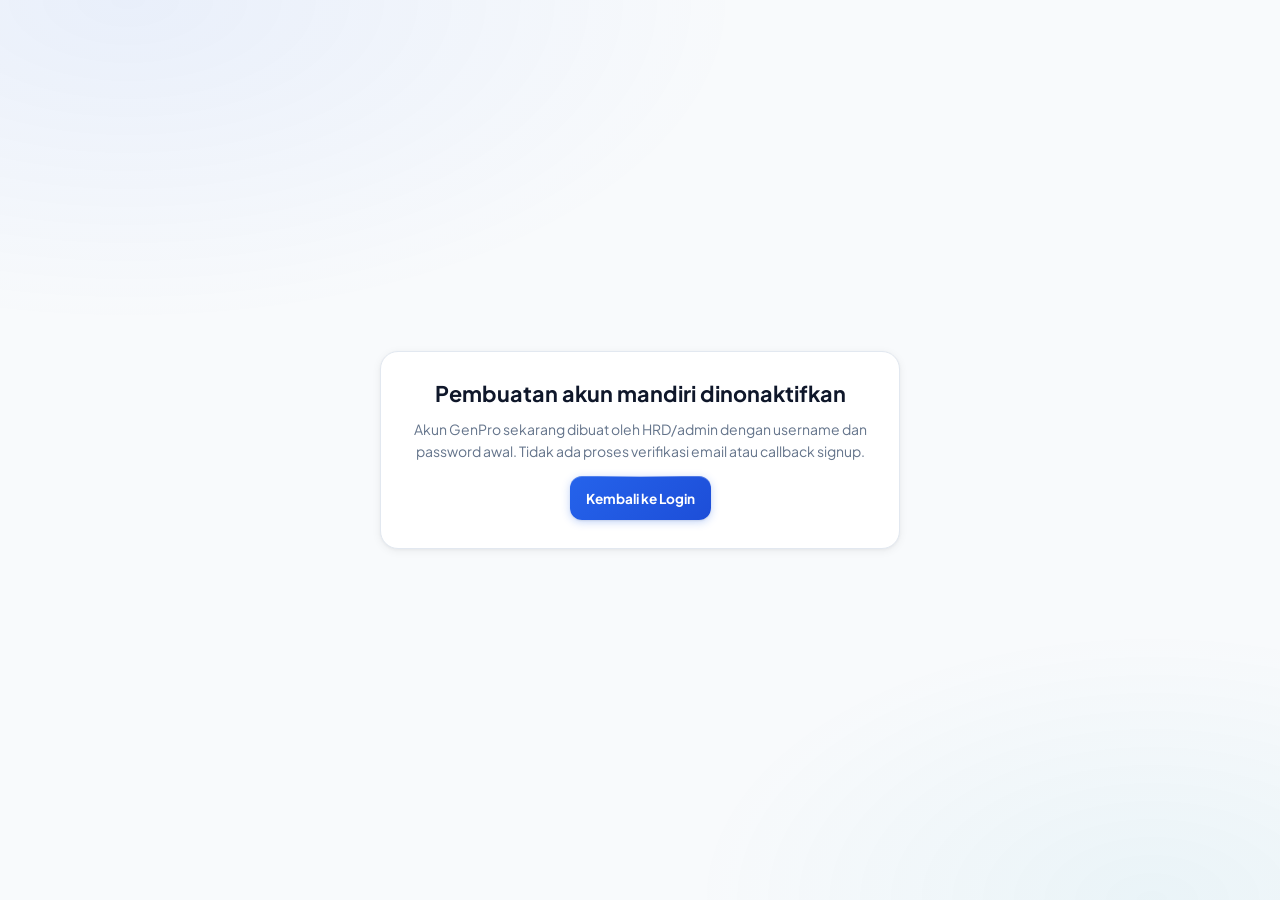
<file: callback.html>
<!DOCTYPE html>
<html lang="id">
<head>
  <meta charset="UTF-8" />
  <meta name="viewport" content="width=device-width, initial-scale=1.0" />
  <title>Callback Dinonaktifkan — GenPro</title>
  <link rel="stylesheet" href="style.css" />
</head>
<body style="min-height:100vh;display:flex;align-items:center;justify-content:center;background:var(--gray-50);font-family:'Plus Jakarta Sans',Arial,sans-serif;">
  <main style="max-width:520px;background:var(--white);border:1px solid var(--border);border-radius:18px;padding:28px;box-shadow:var(--shadow-card);text-align:center;">
    <h1 style="margin:0 0 10px;font-size:1.35rem;">Pembuatan akun mandiri dinonaktifkan</h1>
    <p style="color:var(--text-muted);line-height:1.6;">Akun GenPro sekarang dibuat oleh HRD/admin dengan username dan password awal. Tidak ada proses verifikasi email atau callback signup.</p>
    <a href="index.html" class="btn-primary" style="display:inline-flex;margin-top:14px;text-decoration:none;">Kembali ke Login</a>
  </main>
</body>
</html>
</file>
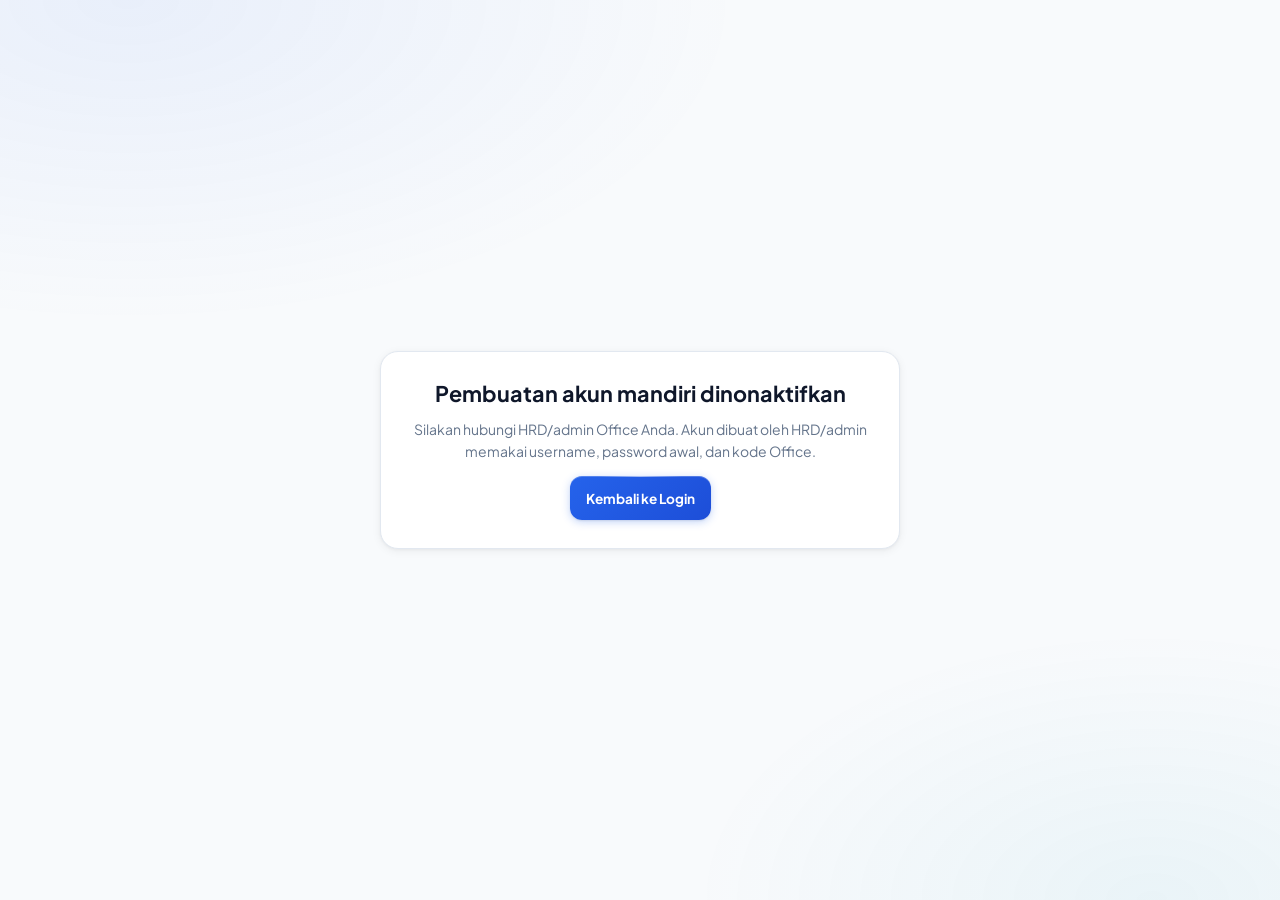
<file: register.html>
<!DOCTYPE html>
<html lang="id">
<head>
  <meta charset="UTF-8" />
  <meta name="viewport" content="width=device-width, initial-scale=1.0" />
  <title>Pembuatan Akun Mandiri Dinonaktifkan — GenPro</title>
  <link rel="stylesheet" href="style.css" />
</head>
<body class="register-body">
  <main class="register-card">
    <h1>Pembuatan akun mandiri dinonaktifkan</h1>
    <p>Silakan hubungi HRD/admin Office Anda. Akun dibuat oleh HRD/admin memakai username, password awal, dan kode Office.</p>
    <a href="index.html" class="btn-primary">Kembali ke Login</a>
  </main>
</body>
</html>
</file>
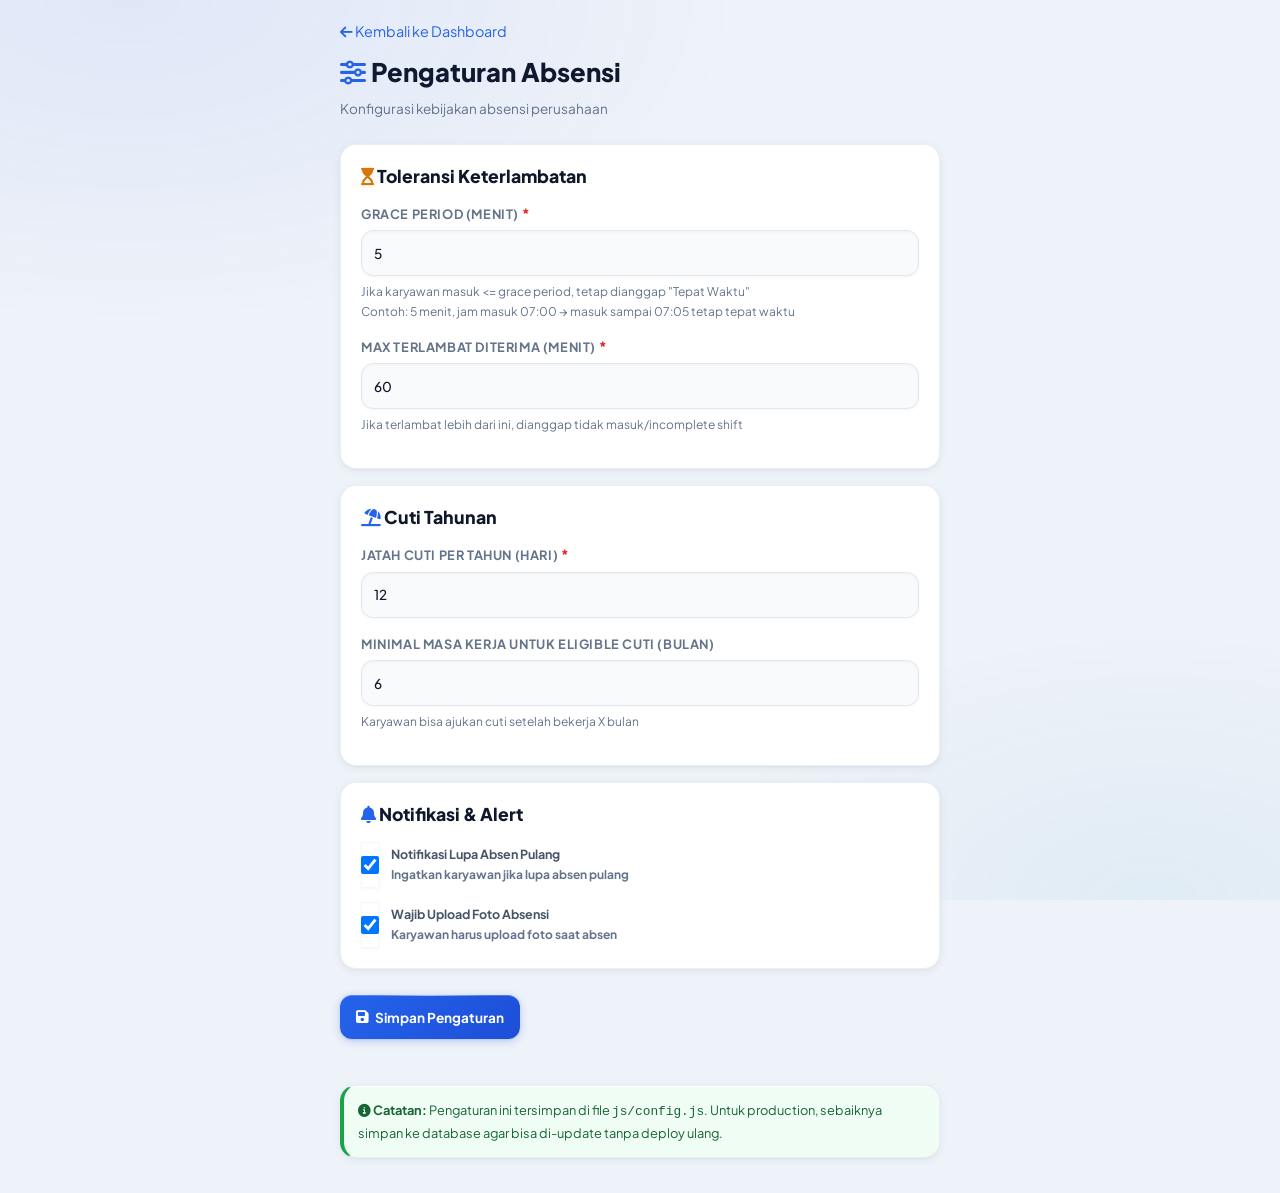
<file: settings-attendance.html>
<!DOCTYPE html>
<html lang="id">
<head>
  <meta charset="UTF-8"/>
  <meta name="viewport" content="width=device-width, initial-scale=1.0"/>
  <title>Pengaturan Absensi — GenPro</title>
  <link href="https://cdnjs.cloudflare.com/ajax/libs/font-awesome/6.5.0/css/all.min.css" rel="stylesheet"/>
  <link href="https://fonts.googleapis.com/css2?family=Plus+Jakarta+Sans:wght@400;500;600;700;800;900&display=swap" rel="stylesheet"/>
  <link rel="stylesheet" href="style.css"/>
</head>
<body class="ui-page-shell">

<div class="ui-page-inner">

  <!-- HEADER -->
  <div class="ui-page-header">
    <a href="index.html" class="ui-back-link">
      <i class="fa fa-arrow-left"></i> Kembali ke Dashboard
    </a>
    <h1 class="ui-page-title">
      <i class="fa fa-sliders-h text-primary"></i> Pengaturan Absensi
    </h1>
    <p class="ui-page-subtitle">
      Konfigurasi kebijakan absensi perusahaan
    </p>
  </div>

  <!-- GRACE PERIOD CARD -->
  <div class="card ui-card">
    <h3 class="ui-card-title">
      <i class="fa fa-hourglass-start text-warning"></i> Toleransi Keterlambatan
    </h3>

    <div class="field">
      <label>Grace Period (menit) <span class="req">*</span></label>
      <input type="number" id="inputGracePeriod" placeholder="5" min="0" max="60" value="5">
      <div class="ui-muted-help">
        Jika karyawan masuk <= grace period, tetap dianggap "Tepat Waktu"<br>
        Contoh: 5 menit, jam masuk 07:00 → masuk sampai 07:05 tetap tepat waktu
      </div>
    </div>

    <div class="field ui-field-gap">
      <label>Max Terlambat Diterima (menit) <span class="req">*</span></label>
      <input type="number" id="inputMaxLate" placeholder="60" min="0" max="180" value="60">
      <div class="ui-muted-help">
        Jika terlambat lebih dari ini, dianggap tidak masuk/incomplete shift
      </div>
    </div>
  </div>

  <!-- ANNUAL LEAVE CARD -->
  <div class="card ui-card">
    <h3 class="ui-card-title">
      <i class="fa fa-umbrella-beach text-primary"></i> Cuti Tahunan
    </h3>

    <div class="field">
      <label>Jatah Cuti per Tahun (hari) <span class="req">*</span></label>
      <input type="number" id="inputAnnualLeave" placeholder="12" min="0" max="30" value="12">
    </div>

    <div class="field ui-field-gap">
      <label>Minimal Masa Kerja untuk Eligible Cuti (bulan)</label>
      <input type="number" id="inputMinTenure" placeholder="6" min="0" max="24" value="6">
      <div class="ui-muted-help">
        Karyawan bisa ajukan cuti setelah bekerja X bulan
      </div>
    </div>
  </div>

  <!-- NOTIFICATIONS CARD -->
  <div class="card ui-card">
    <h3 class="ui-card-title">
      <i class="fa fa-bell text-primary"></i> Notifikasi & Alert
    </h3>

    <div class="ui-toggle-row">
      <input type="checkbox" id="chkNotifyPulang" checked class="ui-toggle-check">
      <label for="chkNotifyPulang" class="ui-toggle-label">
        <span class="ui-label-title">Notifikasi Lupa Absen Pulang</span><br>
        <span class="ui-muted-help">Ingatkan karyawan jika lupa absen pulang</span>
      </label>
    </div>

    <div class="ui-toggle-row">
      <input type="checkbox" id="chkRequirePhoto" checked class="ui-toggle-check">
      <label for="chkRequirePhoto" class="ui-toggle-label">
        <span class="ui-label-title">Wajib Upload Foto Absensi</span><br>
        <span class="ui-muted-help">Karyawan harus upload foto saat absen</span>
      </label>
    </div>
  </div>

  <!-- SAVE BUTTON -->
  <button id="btnSimpanSettings" class="btn-primary w-100">
    <i class="fa fa-save"></i> Simpan Pengaturan
  </button>
  <p id="msgStatus" class="ui-status-text"></p>

  <!-- INFO -->
  <div class="card ui-info-card">
    <div class="ui-info-card-content">
      <i class="fa fa-info-circle"></i>
      <strong>Catatan:</strong> Pengaturan ini tersimpan di file <code>js/config.js</code>. 
      Untuk production, sebaiknya simpan ke database agar bisa di-update tanpa deploy ulang.
    </div>
  </div>

</div>

<!-- SCRIPTS -->
<script type="module">
  // Load settings (sekarang hardcoded, nanti dari database)
  document.getElementById('inputGracePeriod').value = 5
  document.getElementById('inputMaxLate').value = 60
  document.getElementById('inputAnnualLeave').value = 12
  document.getElementById('inputMinTenure').value = 6

  document.getElementById('btnSimpanSettings').addEventListener('click', saveSettings)

  function saveSettings() {
    const gracePeriod = parseInt(document.getElementById('inputGracePeriod').value)
    const maxLate = parseInt(document.getElementById('inputMaxLate').value)
    const annualLeave = parseInt(document.getElementById('inputAnnualLeave').value)
    const minTenure = parseInt(document.getElementById('inputMinTenure').value)
    const notifyPulang = document.getElementById('chkNotifyPulang').checked
    const requirePhoto = document.getElementById('chkRequirePhoto').checked

    const msgEl = document.getElementById('msgStatus')
    const btn = document.getElementById('btnSimpanSettings')

    // Validasi
    if (gracePeriod < 0 || gracePeriod > 60) {
      msgEl.className = 'field-msg error'
      msgEl.textContent = '⚠ Grace period harus 0-60 menit'
      return
    }
    if (maxLate < gracePeriod) {
      msgEl.className = 'field-msg error'
      msgEl.textContent = '⚠ Max terlambat harus >= grace period'
      return
    }

    btn.disabled = true
    btn.innerHTML = '<i class="fa fa-spinner fa-spin"></i> Menyimpan...'

    // TODO: Send ke backend/database
    // Sekarang hanya simulasi
    setTimeout(() => {
      msgEl.className = 'field-msg ok'
      msgEl.textContent = '✅ Pengaturan berhasil disimpan'

      btn.disabled = false
      btn.innerHTML = '<i class="fa fa-save"></i> Simpan Pengaturan'

      console.log('Settings:', {
        gracePeriod,
        maxLate,
        annualLeave,
        minTenure,
        notifyPulang,
        requirePhoto,
      })
    }, 1000)
  }
</script>

</body>
</html>
</file>
<file: style.css>
/* ============================================================
   GENPRO APP — style.css
   Modern Glassmorphism · 3D Depth · High Contrast · Responsive
   ============================================================ */

/* ===== GOOGLE FONTS ===== */
@import url('https://fonts.googleapis.com/css2?family=Plus+Jakarta+Sans:wght@400;500;600;700;800;900&family=Space+Grotesk:wght@400;500;600;700&display=swap');

/* ===== CSS RESET ===== */
*, *::before, *::after {
  box-sizing: border-box;
  margin: 0;
  padding: 0;
}

/* ===== CSS VARIABLES ===== */
:root {
  /* Brand Colors */
  --primary:        #2563eb;
  --primary-dark:   #1d4ed8;
  --primary-deeper: #1e3a8a;
  --primary-light:  #eff6ff;
  --primary-mid:    #bfdbfe;
  --primary-glow:   rgba(37,99,235,.22);

  /* Semantic Colors */
  --success:        #16a34a;
  --success-light:  #f0fdf4;
  --success-mid:    #86efac;
  --success-glow:   rgba(22,163,74,.22);

  --danger:         #dc2626;
  --danger-light:   #fef2f2;
  --danger-mid:     #fca5a5;
  --danger-glow:    rgba(220,38,38,.22);

  --warning:        #d97706;
  --warning-dark:   #92400e;
  --warning-light:  #fffbeb;
  --warning-mid:    #fcd34d;
  --warning-glow:   rgba(217,119,6,.22);

  /* Neutrals */
  --gray-50:   #f8fafc;
  --gray-100:  #f1f5f9;
  --gray-200:  #e2e8f0;
  --gray-300:  #cbd5e1;
  --gray-400:  #94a3b8;
  --gray-500:  #64748b;
  --gray-600:  #475569;
  --gray-700:  #334155;
  --gray-800:  #1e293b;
  --gray-900:  #0f172a;

  --white: #ffffff;
  --text:  #0f172a;
  --text-muted: #64748b;
  --border: #e2e8f0;
  --border-focus: rgba(37,99,235,.4);

  /* Layout */
  --sidebar-w:    260px;
  --topbar-h:     58px;
  --bottom-nav-h: 64px;

  /* Border Radius */
  --r-xs:  4px;
  --r-sm:  8px;
  --r-md:  12px;
  --r-lg:  16px;
  --r-xl:  20px;
  --r-2xl: 28px;
  --r-full: 999px;

  /* Shadows — 3D Layered */
  --shadow-xs:    0 1px 2px rgba(0,0,0,.05);
  --shadow-sm:    0 1px 4px rgba(0,0,0,.07), 0 1px 2px rgba(0,0,0,.04);
  --shadow-md:    0 4px 14px rgba(0,0,0,.09), 0 2px 4px rgba(0,0,0,.05);
  --shadow-lg:    0 10px 32px rgba(0,0,0,.11), 0 4px 10px rgba(0,0,0,.06);
  --shadow-xl:    0 20px 48px rgba(0,0,0,.13), 0 8px 16px rgba(0,0,0,.07);
  --shadow-card:  0 2px 10px rgba(0,0,0,.06), 0 1px 3px rgba(0,0,0,.04),
                  inset 0 1px 0 rgba(255,255,255,.95);
  --shadow-btn:   0 2px 8px rgba(37,99,235,.28), 0 1px 2px rgba(0,0,0,.09),
                  inset 0 1px 0 rgba(255,255,255,.22);
  --shadow-hover: 0 8px 28px rgba(0,0,0,.11), 0 3px 8px rgba(0,0,0,.06),
                  inset 0 1px 0 rgba(255,255,255,.95);

  /* 3D Inset Highlight */
  --inset-light: inset 0 1px 0 rgba(255,255,255,.22);
  --inset-white: inset 0 1px 0 rgba(255,255,255,.9);
}

/* ===== BASE ===== */
html { -webkit-text-size-adjust: 100%; scroll-behavior: smooth; }

body {
  font-family: 'Plus Jakarta Sans', 'Segoe UI', system-ui, sans-serif;
  font-size: 14px;
  line-height: 1.6;
  color: var(--text);
  background: #eef2f9;
  overflow-x: hidden;
  -webkit-font-smoothing: antialiased;
  -moz-osx-font-smoothing: grayscale;
}

/* Background pattern */
body::before {
  content: '';
  position: fixed;
  inset: 0;
  background:
    radial-gradient(ellipse 80% 60% at 10% 0%, rgba(37,99,235,.07) 0%, transparent 60%),
    radial-gradient(ellipse 60% 50% at 90% 100%, rgba(8,145,178,.06) 0%, transparent 60%);
  pointer-events: none;
  z-index: 0;
}

a { color: var(--primary); text-decoration: none; }

::-webkit-scrollbar { width: 5px; height: 5px; }
::-webkit-scrollbar-track { background: var(--gray-100); }
::-webkit-scrollbar-thumb { background: var(--gray-300); border-radius: var(--r-full); }
::-webkit-scrollbar-thumb:hover { background: var(--gray-400); }

/* =============================================
   LOGIN PAGE
   ============================================= */
#loginPage {
  min-height: 100vh;
  display: flex;
  align-items: center;
  justify-content: center;
  background:
    radial-gradient(ellipse 100% 80% at 20% -10%, #1e40af 0%, transparent 55%),
    radial-gradient(ellipse 80% 70% at 80% 110%, #0891b2 0%, transparent 55%),
    linear-gradient(160deg, #0f172a 0%, #1e3a8a 50%, #0c4a6e 100%);
  padding: 24px;
  position: relative;
  overflow: hidden;
}

/* Animated mesh circles */
#loginPage::before,
#loginPage::after {
  content: '';
  position: absolute;
  border-radius: 50%;
  pointer-events: none;
  animation: floatBubble 12s ease-in-out infinite;
}
#loginPage::before {
  width: 700px; height: 700px;
  top: -280px; right: -180px;
  background: radial-gradient(circle, rgba(96,165,250,.12) 0%, transparent 70%);
  animation-delay: 0s;
}
#loginPage::after {
  width: 500px; height: 500px;
  bottom: -200px; left: -120px;
  background: radial-gradient(circle, rgba(34,211,238,.10) 0%, transparent 70%);
  animation-delay: -6s;
}

@keyframes floatBubble {
  0%, 100% { transform: translate(0, 0) scale(1); }
  33%       { transform: translate(12px, -20px) scale(1.03); }
  66%       { transform: translate(-8px, 10px) scale(0.97); }
}

.login-box {
  background: rgba(255,255,255,.97);
  backdrop-filter: blur(24px);
  -webkit-backdrop-filter: blur(24px);
  border-radius: var(--r-2xl);
  padding: 44px 36px;
  width: 100%;
  max-width: 420px;
  box-shadow:
    0 32px 80px rgba(0,0,0,.28),
    0 12px 32px rgba(0,0,0,.16),
    inset 0 1px 0 rgba(255,255,255,1),
    inset 0 -1px 0 rgba(0,0,0,.04);
  position: relative;
  z-index: 1;
  border: 1px solid rgba(255,255,255,.6);
}

/* Glass rim effect */
.login-box::before {
  content: '';
  position: absolute;
  top: 0; left: 16px; right: 16px;
  height: 1px;
  background: linear-gradient(90deg, transparent, rgba(255,255,255,.95), transparent);
  border-radius: var(--r-full);
}

.login-logo {
  text-align: center;
  margin-bottom: 36px;
}

.login-icon {
  font-size: 3.2rem;
  display: block;
  margin-bottom: 12px;
  filter: drop-shadow(0 4px 12px rgba(37,99,235,.3));
}

.login-logo h1 {
  font-family: 'Space Grotesk', sans-serif;
  font-size: 1.85rem;
  font-weight: 900;
  color: var(--primary);
  letter-spacing: 4px;
  background: linear-gradient(135deg, var(--primary-dark), #0891b2);
  -webkit-background-clip: text;
  -webkit-text-fill-color: transparent;
  background-clip: text;
}

.login-logo p {
  font-size: .78rem;
  color: var(--text-muted);
  margin-top: 5px;
  font-weight: 500;
  letter-spacing: .4px;
}

.login-field { margin-bottom: 16px; }

.login-field label {
  display: block;
  font-size: .7rem;
  font-weight: 800;
  color: var(--gray-600);
  text-transform: uppercase;
  letter-spacing: .7px;
  margin-bottom: 7px;
}

.login-field input {
  width: 100%;
  padding: 13px 15px;
  border: 1.5px solid var(--border);
  border-radius: var(--r-md);
  font-size: .92rem;
  color: var(--text);
  background: var(--gray-50);
  outline: none;
  font-family: inherit;
  font-weight: 500;
  transition: border-color .2s, box-shadow .2s, background .2s;
  box-shadow: var(--shadow-xs), inset 0 1px 3px rgba(0,0,0,.04);
}

.login-field input:focus {
  border-color: var(--primary);
  background: var(--white);
  box-shadow: 0 0 0 4px var(--primary-glow), var(--shadow-xs);
}

.login-field input::placeholder { color: var(--gray-400); }

.btn-login {
  width: 100%;
  padding: 14px;
  background: linear-gradient(180deg, #4f8ef7 0%, var(--primary) 40%, var(--primary-dark) 100%);
  color: var(--white);
  border: none;
  border-radius: var(--r-md);
  font-size: .95rem;
  font-weight: 800;
  font-family: inherit;
  cursor: pointer;
  margin-top: 12px;
  display: flex;
  align-items: center;
  justify-content: center;
  gap: 9px;
  letter-spacing: .4px;
  transition: transform .15s, box-shadow .22s;
  box-shadow: var(--shadow-btn), 0 6px 18px var(--primary-glow);
  position: relative;
  overflow: hidden;
}
.btn-login::before {
  content: '';
  position: absolute;
  top: 0; left: 20%; right: 20%;
  height: 1px;
  background: linear-gradient(90deg, transparent, rgba(255,255,255,.6), transparent);
}
.btn-login:hover {
  transform: translateY(-2px);
  box-shadow: 0 6px 20px rgba(37,99,235,.38), 0 10px 28px var(--primary-glow), var(--inset-light);
}
.btn-login:active { transform: scale(.98) translateY(0); }

#btnSignup {
  background: linear-gradient(180deg, #34d399 0%, #16a34a 50%, #15803d 100%) !important;
  box-shadow: 0 4px 14px var(--success-glow), 0 2px 6px rgba(0,0,0,.1), var(--inset-light) !important;
  margin-top: 10px !important;
}
#btnSignup:hover {
  transform: translateY(-2px) !important;
  box-shadow: 0 8px 24px rgba(22,163,74,.38), var(--inset-light) !important;
}

/* =============================================
   APP SHELL
   ============================================= */
#appPage { display: none; min-height: 100vh; position: relative; z-index: 1; }

/* ===== TOPBAR ===== */
.topbar {
  position: fixed;
  top: 0; left: 0; right: 0;
  height: var(--topbar-h);
  background: linear-gradient(180deg, #3472f5 0%, var(--primary) 50%, var(--primary-dark) 100%);
  color: var(--white);
  display: flex;
  align-items: center;
  justify-content: space-between;
  padding: 0 18px;
  z-index: 100;
  box-shadow:
    0 2px 10px rgba(29,78,216,.35),
    0 4px 20px rgba(29,78,216,.18),
    inset 0 1px 0 rgba(255,255,255,.15),
    inset 0 -1px 0 rgba(0,0,0,.12);
}

.topbar-left  { display: flex; align-items: center; gap: 12px; }
.topbar-right { display: flex; align-items: center; gap: 8px; min-width: 0; }

.topbar-title {
  font-family: 'Space Grotesk', sans-serif;
  font-size: 1.02rem;
  font-weight: 900;
  letter-spacing: .6px;
  color: var(--white);
  text-shadow: 0 1px 4px rgba(0,0,0,.2);
}

.topbar-user-name {
  max-width: min(240px, 42vw);
  min-width: 0;
  overflow: hidden;
  text-overflow: ellipsis;
  white-space: nowrap;
  background: transparent;
  border: none;
  color: rgba(255,255,255,.96);
  font: inherit;
  font-size: .86rem;
  font-weight: 800;
  cursor: pointer;
  padding: 6px 4px;
  line-height: 1.2;
}
.topbar-user-name:hover { text-decoration: underline; text-underline-offset: 3px; }

.topbar-office-context {
  max-width: min(260px, 34vw);
  overflow: hidden;
  text-overflow: ellipsis;
  white-space: nowrap;
  align-items: center;
  gap: 6px;
  border: 1px solid rgba(255,255,255,.22);
  border-radius: 999px;
  background: rgba(255,255,255,.12);
  color: rgba(255,255,255,.96);
  font: inherit;
  font-size: .76rem;
  font-weight: 800;
  padding: 6px 10px;
  cursor: pointer;
}


.btn-menu,
.btn-logout-top {
  background: rgba(255,255,255,.14);
  border: 1px solid rgba(255,255,255,.22);
  color: var(--white);
  width: 38px; height: 38px;
  border-radius: var(--r-sm);
  cursor: pointer;
  display: flex;
  align-items: center;
  justify-content: center;
  font-size: 1rem;
  transition: background .2s, transform .15s;
  box-shadow: 0 1px 4px rgba(0,0,0,.18), inset 0 1px 0 rgba(255,255,255,.18);
}
.btn-menu:hover,
.btn-logout-top:hover {
  background: rgba(255,255,255,.28);
  transform: translateY(-1px);
}

/* ===== OVERLAY ===== */
#overlay {
  display: none;
  position: fixed; inset: 0;
  background: rgba(15,23,42,.5);
  z-index: 150;
  backdrop-filter: blur(3px);
  -webkit-backdrop-filter: blur(3px);
}
#overlay.active { display: block; }

/* ===== SIDEBAR ===== */
#sidebar {
  position: fixed;
  top: 0; left: -300px;
  width: var(--sidebar-w);
  height: 100vh;
  background: var(--white);
  z-index: 200;
  overflow-y: auto;
  transition: left .3s cubic-bezier(.4,0,.2,1);
  box-shadow: 6px 0 40px rgba(0,0,0,.14), 1px 0 0 var(--border);
  display: flex;
  flex-direction: column;
}
#sidebar.open { left: 0; }

.sidebar-header {
  background: linear-gradient(160deg, #0f172a 0%, var(--primary-deeper) 50%, #0e7490 100%);
  color: var(--white);
  padding: calc(var(--topbar-h) + 16px) 18px 20px;
  flex-shrink: 0;
  position: relative;
  overflow: hidden;
  box-shadow: inset 0 -1px 0 rgba(255,255,255,.08);
}
.sidebar-header::after {
  content: '';
  position: absolute;
  width: 200px; height: 200px;
  top: -80px; right: -60px;
  background: radial-gradient(circle, rgba(255,255,255,.06) 0%, transparent 70%);
  border-radius: 50%;
  pointer-events: none;
}

.sidebar-header .sb-name {
  font-size: 1rem;
  font-weight: 800;
  color: #ffffff;
  letter-spacing: .3px;
}
.sidebar-header .sb-office {
  font-size: .68rem;
  color: rgba(255,255,255,.65);
  margin-top: 4px;
  letter-spacing: .2px;
  font-weight: 600;
}

.sidebar-nav {
  flex: 1;
  padding: 10px 10px 28px;
  overflow-y: auto;
}

.sidebar-nav .nav-section {
  font-size: .63rem;
  font-weight: 900;
  text-transform: uppercase;
  letter-spacing: 1.4px;
  color: var(--gray-400);
  padding: 18px 10px 6px;
}

.sidebar-nav a {
  display: flex;
  align-items: center;
  gap: 12px;
  padding: 10px 13px;
  color: var(--gray-600);
  border-radius: var(--r-md);
  font-size: .86rem;
  font-weight: 600;
  text-decoration: none;
  transition: all .18s cubic-bezier(.4,0,.2,1);
  border: 1px solid transparent;
  margin-bottom: 2px;
  position: relative;
}

.sidebar-nav a i {
  width: 20px;
  font-size: .92rem;
  color: var(--gray-400);
  flex-shrink: 0;
  transition: color .18s;
  text-align: center;
}

.sidebar-nav a:hover {
  background: var(--primary-light);
  color: var(--primary-dark);
  border-color: var(--primary-mid);
  transform: translateX(3px);
}
.sidebar-nav a:hover i { color: var(--primary); }

.sidebar-nav a.active {
  background: linear-gradient(135deg, var(--primary-light), #dbeafe);
  color: var(--primary-dark);
  border-color: var(--primary-mid);
  font-weight: 800;
  box-shadow: var(--shadow-sm), inset 0 1px 0 rgba(255,255,255,.9);
}
.sidebar-nav a.active i { color: var(--primary); }
.sidebar-nav a.active::before {
  content: '';
  position: absolute;
  left: 0; top: 20%; bottom: 20%;
  width: 3px;
  background: var(--primary);
  border-radius: 0 var(--r-full) var(--r-full) 0;
  box-shadow: 0 0 8px var(--primary-glow);
}

/* ===== CONTENT ===== */
#content {
  margin-top: var(--topbar-h);
  padding: 20px 16px;
  padding-bottom: calc(var(--bottom-nav-h) + 20px);
  min-height: calc(100vh - var(--topbar-h));
  position: relative;
  z-index: 1;
}

/* ===== BOTTOM NAV ===== */
#bottomNav {
  position: fixed;
  bottom: 0; left: 0; right: 0;
  height: var(--bottom-nav-h);
  background: rgba(255,255,255,.96);
  backdrop-filter: blur(20px);
  -webkit-backdrop-filter: blur(20px);
  border-top: 1px solid rgba(226,232,240,.8);
  display: flex;
  z-index: 100;
  box-shadow: 0 -6px 24px rgba(0,0,0,.08), 0 -1px 0 var(--border);
}

.bottom-nav-item {
  flex: 1;
  display: flex;
  flex-direction: column;
  align-items: center;
  justify-content: center;
  gap: 3px;
  cursor: pointer;
  color: var(--gray-400);
  font-size: .58rem;
  font-weight: 800;
  text-transform: uppercase;
  letter-spacing: .6px;
  border: none;
  background: none;
  transition: color .2s, transform .15s;
  padding: 8px 0;
  font-family: inherit;
}
.bottom-nav-item i { font-size: 1.22rem; transition: transform .2s; }
.bottom-nav-item.active { color: var(--primary); }
.bottom-nav-item.active i {
  transform: translateY(-2px);
  filter: drop-shadow(0 2px 6px var(--primary-glow));
}
.bottom-nav-item:hover:not(.active) { color: var(--gray-600); }

/* =============================================
   CARD — base component
   ============================================= */
.card {
  background: var(--white);
  border-radius: var(--r-lg);
  padding: 20px;
  margin-bottom: 16px;
  box-shadow: var(--shadow-card);
  border: 1px solid rgba(226,232,240,.8);
  transition: transform .22s cubic-bezier(.4,0,.2,1), box-shadow .22s;
  position: relative;
  overflow: hidden;
}

/* Top glass rim */
.card::before {
  content: '';
  position: absolute;
  top: 0; left: 14px; right: 14px;
  height: 1px;
  background: linear-gradient(90deg, transparent, rgba(255,255,255,1), transparent);
  pointer-events: none;
  z-index: 1;
}

.card:hover {
  transform: translateY(-2px);
  box-shadow: var(--shadow-hover);
}

.card-title {
  font-size: .82rem;
  font-weight: 900;
  color: var(--text);
  margin-bottom: 16px;
  display: flex;
  align-items: center;
  gap: 9px;
  text-transform: uppercase;
  letter-spacing: .6px;
}
.card-title i {
  color: var(--primary);
  font-size: .95rem;
  width: 30px; height: 30px;
  background: var(--primary-light);
  border-radius: var(--r-sm);
  display: flex; align-items: center; justify-content: center;
  flex-shrink: 0;
  box-shadow: 0 2px 8px var(--primary-glow);
}

/* =============================================
   DASHBOARD STATS
   ============================================= */
.stats-grid {
  display: grid;
  grid-template-columns: repeat(2, 1fr);
  gap: 14px;
  margin-bottom: 16px;
}

.stat-card {
  background: var(--white);
  border-radius: var(--r-lg);
  padding: 18px;
  box-shadow: var(--shadow-card);
  border: 1px solid rgba(226,232,240,.8);
  position: relative;
  overflow: hidden;
  transition: transform .22s, box-shadow .22s;
}

.stat-card::before {
  content: '';
  position: absolute;
  top: 0; left: 12px; right: 12px;
  height: 1px;
  background: linear-gradient(90deg, transparent, rgba(255,255,255,.9), transparent);
}

/* Color accent top border */
.stat-card.blue   { border-top: 3px solid var(--primary); }
.stat-card.green  { border-top: 3px solid var(--success); }
.stat-card.yellow { border-top: 3px solid var(--warning); }
.stat-card.red    { border-top: 3px solid var(--danger);  }

.stat-card:hover {
  transform: translateY(-3px);
  box-shadow: var(--shadow-lg);
}

.stat-card .stat-icon {
  width: 40px; height: 40px;
  border-radius: var(--r-md);
  display: flex; align-items: center; justify-content: center;
  font-size: 1.1rem;
  margin-bottom: 12px;
  flex-shrink: 0;
}

.stat-card.blue   .stat-icon { background: var(--primary-light);  color: var(--primary);  box-shadow: 0 3px 10px var(--primary-glow); }
.stat-card.green  .stat-icon { background: var(--success-light);  color: var(--success);  box-shadow: 0 3px 10px var(--success-glow); }
.stat-card.yellow .stat-icon { background: var(--warning-light);  color: var(--warning);  box-shadow: 0 3px 10px var(--warning-glow); }
.stat-card.red    .stat-icon { background: var(--danger-light);   color: var(--danger);   box-shadow: 0 3px 10px var(--danger-glow);  }

.stat-card .stat-label {
  font-size: .65rem;
  color: var(--text-muted);
  font-weight: 700;
  text-transform: uppercase;
  letter-spacing: .6px;
  margin-bottom: 5px;
}

.stat-card .stat-value {
  font-family: 'Space Grotesk', sans-serif;
  font-size: 2.1rem;
  font-weight: 900;
  line-height: 1;
}

.stat-card.blue   .stat-value { color: var(--primary); }
.stat-card.green  .stat-value { color: var(--success); }
.stat-card.yellow .stat-value { color: var(--warning); }
.stat-card.red    .stat-value { color: var(--danger);  }

.stat-card .stat-sub {
  font-size: .7rem;
  color: var(--text-muted);
  margin-top: 4px;
  font-weight: 500;
}

/* =============================================
   LIVE CLOCK CARD
   ============================================= */
.live-clock-card {
  background: linear-gradient(160deg, #0f172a 0%, #1e3a8a 55%, #0c4a6e 100%);
  color: var(--white);
  border-radius: var(--r-xl);
  padding: 28px 24px;
  text-align: center;
  box-shadow:
    0 8px 32px rgba(15,23,42,.3),
    0 2px 8px rgba(0,0,0,.15),
    inset 0 1px 0 rgba(255,255,255,.12);
  position: relative;
  overflow: hidden;
  margin-bottom: 16px;
}
.live-clock-card::before {
  content: '';
  position: absolute;
  width: 250px; height: 250px;
  top: -100px; right: -80px;
  background: radial-gradient(circle, rgba(96,165,250,.12) 0%, transparent 70%);
  border-radius: 50%;
  pointer-events: none;
}
.live-clock-card::after {
  content: '';
  position: absolute;
  width: 150px; height: 150px;
  bottom: -60px; left: -40px;
  background: radial-gradient(circle, rgba(34,211,238,.08) 0%, transparent 70%);
  border-radius: 50%;
  pointer-events: none;
}

.live-clock {
  font-family: 'Space Grotesk', sans-serif;
  font-size: 48px;
  font-weight: 900;
  color: var(--white);
  letter-spacing: 3px;
  text-shadow: 0 2px 16px rgba(96,165,250,.4);
  position: relative;
  z-index: 1;
}

.live-date {
  margin-top: 8px;
  color: rgba(255,255,255,.7);
  font-size: .85rem;
  font-weight: 500;
  position: relative;
  z-index: 1;
}

/* =============================================
   SHIFT INFO BOX
   ============================================= */
.shift-info-box {
  border-radius: var(--r-lg);
  padding: 20px 22px;
  margin-bottom: 16px;
  background: linear-gradient(135deg, var(--primary) 0%, #0891b2 100%);
  color: var(--white);
  box-shadow:
    0 8px 24px var(--primary-glow),
    0 2px 8px rgba(0,0,0,.12),
    inset 0 1px 0 rgba(255,255,255,.2);
  position: relative;
  overflow: hidden;
}

.shift-info-box::before {
  content: '';
  position: absolute;
  width: 200px; height: 200px;
  top: -80px; right: -60px;
  background: rgba(255,255,255,.06);
  border-radius: 50%;
  pointer-events: none;
}
.shift-info-box::after {
  content: '';
  position: absolute;
  width: 120px; height: 120px;
  bottom: -50px; right: 80px;
  background: rgba(255,255,255,.04);
  border-radius: 50%;
  pointer-events: none;
}

.shift-info-box .sib-label {
  font-size: .68rem;
  color: rgba(255,255,255,.72);
  text-transform: uppercase;
  letter-spacing: 1.2px;
  font-weight: 700;
  margin-bottom: 6px;
}
.shift-info-box .sib-name  {
  font-size: 1.3rem;
  font-weight: 900;
  color: var(--white);
}
.shift-info-box .sib-time  {
  font-size: .84rem;
  color: rgba(255,255,255,.8);
  margin-top: 6px;
  font-weight: 500;
}

/* =============================================
   ABSEN BUTTONS
   ============================================= */
.absen-row {
  display: grid;
  grid-template-columns: 1fr 1fr;
  gap: 14px;
  margin-bottom: 16px;
}

.btn-absen {
  padding: 24px 14px;
  border: none;
  border-radius: var(--r-lg);
  cursor: pointer;
  font-size: .84rem;
  font-weight: 900;
  font-family: inherit;
  display: flex;
  flex-direction: column;
  align-items: center;
  gap: 10px;
  transition: transform .18s cubic-bezier(.4,0,.2,1), box-shadow .22s;
  letter-spacing: .4px;
  position: relative;
  overflow: hidden;
  text-transform: uppercase;
}

/* Rim highlight */
.btn-absen::after {
  content: '';
  position: absolute;
  top: 0; left: 18%; right: 18%;
  height: 1px;
  background: linear-gradient(90deg, transparent, rgba(255,255,255,.55), transparent);
  pointer-events: none;
}

.btn-absen i { font-size: 1.9rem; }
.btn-absen span { font-size: .7rem; letter-spacing: .8px; }

.btn-absen.masuk {
  background: linear-gradient(180deg, #4f8ef7 0%, var(--primary) 45%, var(--primary-dark) 100%);
  color: var(--white);
  box-shadow:
    0 8px 24px var(--primary-glow),
    0 2px 6px rgba(0,0,0,.14),
    inset 0 1px 0 rgba(255,255,255,.22);
}
.btn-absen.masuk:hover {
  transform: translateY(-4px);
  box-shadow: 0 14px 32px var(--primary-glow), 0 4px 10px rgba(0,0,0,.14), inset 0 1px 0 rgba(255,255,255,.22);
}
.btn-absen.masuk:active { transform: translateY(1px); }

.btn-absen.masuk.done {
  background: linear-gradient(180deg, #34d399 0%, #16a34a 50%, #15803d 100%);
  box-shadow: 0 8px 24px var(--success-glow), 0 2px 6px rgba(0,0,0,.1), inset 0 1px 0 rgba(255,255,255,.22);
}

.btn-absen.pulang {
  background: var(--white);
  color: var(--primary-dark);
  border: 2px solid var(--primary-mid) !important;
  box-shadow: var(--shadow-card), 0 2px 8px var(--primary-glow);
}
.btn-absen.pulang .fa-sign-out-alt,
.btn-absen.pulang i { color: var(--primary); }
.btn-absen.pulang:hover:not(:disabled) {
  background: var(--primary-light);
  transform: translateY(-4px);
  box-shadow: var(--shadow-hover), 0 6px 16px var(--primary-glow);
}
.btn-absen.pulang.done {
  color: var(--success);
  border-color: var(--success-mid) !important;
  background: var(--success-light);
}
.btn-absen.pulang.done i { color: var(--success); }
.btn-absen:disabled { opacity: .42; cursor: not-allowed; transform: none !important; box-shadow: none !important; }

/* =============================================
   KPI GRID
   ============================================= */
.kpi-grid {
  display: grid;
  grid-template-columns: repeat(auto-fit, minmax(150px, 1fr));
  gap: 14px;
  margin-bottom: 16px;
}

.kpi-card {
  padding: 20px 18px;
  border-radius: var(--r-lg);
  color: var(--white);
  position: relative;
  overflow: hidden;
  transition: transform .22s, box-shadow .22s;
}

.kpi-card::before {
  content: '';
  position: absolute;
  top: 0; left: 14px; right: 14px;
  height: 1px;
  background: linear-gradient(90deg, transparent, rgba(255,255,255,.3), transparent);
}
.kpi-card::after {
  content: '';
  position: absolute;
  top: -50px; right: -50px;
  width: 120px; height: 120px;
  background: rgba(255,255,255,.08);
  border-radius: 50%;
  pointer-events: none;
}

.kpi-card:hover { transform: translateY(-4px); }

.kpi-card h4, .kpi-card p {
  font-size: .68rem;
  color: rgba(255,255,255,.82);
  text-transform: uppercase;
  letter-spacing: .7px;
  font-weight: 700;
  margin-bottom: 8px;
  position: relative;
  z-index: 1;
}
.kpi-card h1 {
  font-family: 'Space Grotesk', sans-serif;
  font-size: 2.4rem;
  font-weight: 900;
  line-height: 1;
  color: var(--white);
  margin: 0 0 4px;
  position: relative;
  z-index: 1;
}
.kpi-card h3 { font-size: .86rem; color: rgba(255,255,255,.85); font-weight: 700; z-index:1; position:relative; }
.kpi-card small { font-size: .72rem; color: rgba(255,255,255,.7); z-index:1; position:relative; }

.kpi-card.blue   { background: linear-gradient(145deg, #3b82f6 0%, #2563eb 50%, #1d4ed8 100%); box-shadow: 0 8px 24px rgba(37,99,235,.32), var(--inset-light); }
.kpi-card.green  { background: linear-gradient(145deg, #22c55e 0%, #16a34a 50%, #15803d 100%); box-shadow: 0 8px 24px rgba(22,163,74,.32), var(--inset-light); }
.kpi-card.orange { background: linear-gradient(145deg, #f59e0b 0%, #d97706 50%, #b45309 100%); box-shadow: 0 8px 24px rgba(217,119,6,.32), var(--inset-light); }
.kpi-card.red    { background: linear-gradient(145deg, #ef4444 0%, #dc2626 50%, #b91c1c 100%); box-shadow: 0 8px 24px rgba(220,38,38,.32), var(--inset-light); }

/* =============================================
   BADGES
   ============================================= */
.badge {
  display: inline-flex;
  align-items: center;
  gap: 5px;
  padding: 4px 10px;
  border-radius: var(--r-full);
  font-size: .68rem;
  font-weight: 800;
  letter-spacing: .2px;
  white-space: nowrap;
  border: 1px solid transparent;
}

.badge-green  { background: var(--success-light); color: #14532d;  border-color: var(--success-mid); }
.badge-red    { background: var(--danger-light);  color: #7f1d1d;  border-color: var(--danger-mid);  }
.badge-yellow { background: var(--warning-light); color: var(--warning-dark); border-color: var(--warning-mid); }
.badge-blue   { background: var(--primary-light); color: #1e3a8a;  border-color: var(--primary-mid); }
.badge-gray   { background: var(--gray-100);      color: var(--gray-700); border-color: var(--gray-300); }

/* =============================================
   BUTTONS
   ============================================= */
button { font-family: inherit; }

.btn-primary {
  background: linear-gradient(180deg, #4f8ef7 0%, var(--primary) 45%, var(--primary-dark) 100%);
  color: var(--white);
  border: none;
  border-radius: var(--r-md);
  padding: 11px 20px;
  font-size: .84rem;
  font-weight: 800;
  font-family: inherit;
  cursor: pointer;
  display: inline-flex;
  align-items: center;
  gap: 8px;
  transition: transform .15s, box-shadow .2s;
  white-space: nowrap;
  box-shadow: var(--shadow-btn);
  position: relative;
  overflow: hidden;
}
.btn-primary::before {
  content: '';
  position: absolute;
  top: 0; left: 20%; right: 20%;
  height: 1px;
  background: linear-gradient(90deg, transparent, rgba(255,255,255,.5), transparent);
}
.btn-primary:hover {
  transform: translateY(-2px);
  box-shadow: 0 8px 22px var(--primary-glow), 0 2px 6px rgba(0,0,0,.12), var(--inset-light);
}
.btn-primary:active { transform: scale(.97); }

.btn-secondary {
  background: var(--white);
  color: var(--gray-700);
  border: 1.5px solid var(--border);
  border-radius: var(--r-md);
  padding: 10px 18px;
  font-size: .84rem;
  font-weight: 700;
  font-family: inherit;
  cursor: pointer;
  display: inline-flex;
  align-items: center;
  gap: 8px;
  transition: all .2s;
  box-shadow: var(--shadow-xs);
}
.btn-secondary:hover {
  background: var(--gray-50);
  border-color: var(--gray-300);
  transform: translateY(-1px);
  box-shadow: var(--shadow-sm);
  color: var(--text);
}

.btn-danger {
  background: var(--danger-light);
  color: var(--danger);
  border: 1.5px solid var(--danger-mid);
  border-radius: var(--r-md);
  padding: 8px 14px;
  font-size: .8rem;
  font-weight: 800;
  font-family: inherit;
  cursor: pointer;
  display: inline-flex;
  align-items: center;
  gap: 6px;
  transition: all .2s;
  box-shadow: var(--shadow-xs);
}
.btn-danger:hover {
  background: var(--danger);
  color: var(--white);
  transform: translateY(-1px);
  box-shadow: 0 6px 16px var(--danger-glow);
}

.btn-sm { padding: 6px 12px; font-size: .75rem; }

button:active { transform: scale(.97); }
button:disabled { opacity: .45; cursor: not-allowed; transform: none !important; }

/* =============================================
   FORM FIELDS
   ============================================= */
.field { margin-bottom: 16px; }

.field label {
  display: flex;
  align-items: center;
  gap: 6px;
  font-size: .7rem;
  font-weight: 800;
  color: var(--gray-600);
  margin-bottom: 7px;
  text-transform: uppercase;
  letter-spacing: .6px;
}
.field label .req { color: var(--danger); font-size: .88rem; line-height: 1; }
.field label i { color: var(--primary); font-size: .8rem; }

.field input,
.field select,
.field textarea {
  width: 100%;
  padding: 11px 14px;
  border: 1.5px solid var(--gray-200);
  border-radius: var(--r-md);
  font-size: .9rem;
  color: var(--text);
  background: var(--gray-50);
  outline: none;
  transition: border-color .2s, box-shadow .2s, background .2s;
  font-family: inherit;
  font-weight: 500;
  box-shadow: 0 1px 3px rgba(0,0,0,.04), inset 0 1px 3px rgba(0,0,0,.04);
  appearance: none;
  -webkit-appearance: none;
}

.field input::placeholder, .field textarea::placeholder { color: var(--gray-400); font-weight: 400; }

.field select {
  background-image: url("data:image/svg+xml,%3Csvg xmlns='http://www.w3.org/2000/svg' width='12' height='12' viewBox='0 0 24 24' fill='none' stroke='%2394a3b8' stroke-width='2.5' stroke-linecap='round' stroke-linejoin='round'%3E%3Cpolyline points='6 9 12 15 18 9'%3E%3C/polyline%3E%3C/svg%3E");
  background-repeat: no-repeat;
  background-position: right 13px center;
  padding-right: 38px;
  cursor: pointer;
}

.field input:focus, .field select:focus, .field textarea:focus {
  border-color: var(--primary);
  background: var(--white);
  box-shadow: 0 0 0 4px var(--primary-glow), 0 1px 4px rgba(0,0,0,.06);
}

.field input:hover:not(:focus):not(:disabled),
.field select:hover:not(:focus):not(:disabled),
.field textarea:hover:not(:focus):not(:disabled) {
  border-color: var(--gray-300);
  background: var(--white);
}

.field input:disabled, .field select:disabled, .field textarea:disabled {
  opacity: .55; cursor: not-allowed; background: var(--gray-100);
}

.field textarea { resize: vertical; min-height: 90px; line-height: 1.55; }
.field input[type="date"], .field input[type="time"], .field input[type="datetime-local"] {
  color: var(--text); cursor: pointer;
}

/* Input group with icon */
.input-group { position: relative; }
.input-group > i {
  position: absolute; left: 13px; top: 50%;
  transform: translateY(-50%);
  color: var(--gray-400); font-size: .88rem;
  pointer-events: none; z-index: 1;
}
.input-group input, .input-group select { padding-left: 40px !important; }

/* Field messages */
.field-msg { font-size: .72rem; margin-top: 5px; display: flex; align-items: center; gap: 4px; font-weight: 600; }
.field-msg.error { color: var(--danger); }
.field-msg.hint  { color: var(--text-muted); }
.field-msg.ok    { color: var(--success); }

/* Validation states */
.field.is-valid input, .field.is-valid select, .field.is-valid textarea {
  border-color: var(--success); background: var(--success-light);
}
.field.is-invalid input, .field.is-invalid select, .field.is-invalid textarea {
  border-color: var(--danger); background: var(--danger-light);
}

/* Form layout helpers */
.form-section {
  background: var(--white);
  border-radius: var(--r-lg);
  padding: 22px;
  margin-bottom: 16px;
  border: 1px solid var(--gray-200);
  box-shadow: var(--shadow-card);
}

.form-grid { display: grid; grid-template-columns: 1fr; gap: 0; }
.field.full { grid-column: 1 / -1; }

.form-actions {
  display: flex; gap: 10px; justify-content: flex-end;
  padding-top: 16px; margin-top: 4px;
  border-top: 1px solid var(--gray-100); flex-wrap: wrap;
}
.form-actions .btn-primary, .form-actions .btn-secondary { min-width: 110px; justify-content: center; }

/* =============================================
   TABLE
   ============================================= */
.tbl-wrap {
  overflow-x: auto;
  border-radius: var(--r-lg);
  -webkit-overflow-scrolling: touch;
  box-shadow: var(--shadow-card);
  border: 1px solid var(--gray-200);
  background: var(--white);
}

table { width: 100%; border-collapse: collapse; font-size: .83rem; min-width: 480px; background: var(--white); }

thead { position: sticky; top: 0; z-index: 2; }

thead th {
  background: linear-gradient(180deg, var(--gray-50) 0%, var(--gray-100) 100%);
  padding: 13px 15px;
  text-align: left;
  font-weight: 800;
  font-size: .68rem;
  text-transform: uppercase;
  letter-spacing: .8px;
  color: var(--gray-600);
  white-space: nowrap;
  border-bottom: 2px solid var(--gray-200);
}

thead th:first-child { border-radius: var(--r-lg) 0 0 0; }
thead th:last-child  { border-radius: 0 var(--r-lg) 0 0; }

tbody td {
  padding: 13px 15px;
  border-bottom: 1px solid var(--gray-100);
  color: var(--text);
  vertical-align: middle;
  font-weight: 500;
}

tbody tr:last-child td { border-bottom: none; }
tbody tr:nth-child(even) td { background: var(--gray-50); }
tbody tr:hover td { background: var(--primary-light) !important; }

/* Table action buttons */
.tbl-btn {
  display: inline-flex; align-items: center; gap: 5px;
  padding: 6px 12px; border-radius: var(--r-sm);
  font-size: .73rem; font-weight: 800;
  border: 1px solid transparent; cursor: pointer;
  font-family: inherit; transition: all .15s; white-space: nowrap;
}
.tbl-btn + .tbl-btn { margin-left: 4px; }
.tbl-btn.edit  { background: var(--primary-light); color: var(--primary-dark);  border-color: var(--primary-mid); }
.tbl-btn.edit:hover  { background: var(--primary); color: var(--white); box-shadow: 0 4px 12px var(--primary-glow); }
.tbl-btn.del   { background: var(--danger-light);  color: var(--danger);        border-color: var(--danger-mid);  }
.tbl-btn.del:hover   { background: var(--danger);  color: var(--white); box-shadow: 0 4px 12px var(--danger-glow); }
.tbl-btn.view  { background: var(--success-light); color: var(--success);       border-color: var(--success-mid); }
.tbl-btn.view:hover  { background: var(--success); color: var(--white); box-shadow: 0 4px 12px var(--success-glow); }
.tbl-btn.warn  { background: var(--warning-light); color: var(--warning-dark);  border-color: var(--warning-mid); }
.tbl-btn.warn:hover  { background: var(--warning); color: var(--white); box-shadow: 0 4px 12px var(--warning-glow); }

td.td-action, th.td-action { text-align: right; white-space: nowrap; }
td.td-num, th.td-num { width: 42px; text-align: center; color: var(--text-muted); font-size: .78rem; }

/* Jadwal table */
.jadwal-table-wrap { overflow-x: auto; -webkit-overflow-scrolling: touch; border-radius: var(--r-lg); border: 1px solid var(--gray-200); box-shadow: var(--shadow-card); }
.jadwal-table { min-width: 600px; }
.jadwal-table thead th {
  background: linear-gradient(135deg, var(--primary) 0%, #0891b2 100%);
  color: var(--white); letter-spacing: .5px; border-bottom: none;
}

.jadwal-cell {
  display: inline-flex; align-items: center; gap: 5px;
  padding: 4px 10px; border-radius: var(--r-sm);
  font-size: .74rem; font-weight: 800; white-space: nowrap; border: 1px solid transparent;
}
.jadwal-cell.pagi   { background: var(--primary-light); color: #1e40af; border-color: var(--primary-mid); }
.jadwal-cell.siang  { background: var(--warning-light); color: var(--warning-dark); border-color: var(--warning-mid); }
.jadwal-cell.malam  { background: #f5f3ff; color: #4c1d95; border-color: #ddd6fe; }
.jadwal-cell.libur  { background: var(--danger-light);  color: #7f1d1d; border-color: var(--danger-mid); }
.jadwal-cell.off    { background: var(--gray-100); color: var(--gray-600); border-color: var(--gray-200); }

/* =============================================
   MODAL
   ============================================= */
.modal-bg {
  display: none;
  position: fixed; inset: 0;
  background: rgba(15,23,42,.5);
  z-index: 300;
  align-items: flex-end;
  justify-content: center;
  backdrop-filter: blur(6px);
  -webkit-backdrop-filter: blur(6px);
}
.modal-bg.open { display: flex; }

.modal-box {
  background: var(--white);
  border-radius: 24px 24px 0 0;
  padding: 24px;
  width: 100%;
  max-width: 520px;
  max-height: 92vh;
  overflow-y: auto;
  animation: slideUp .28s cubic-bezier(.4,0,.2,1);
  box-shadow:
    0 -12px 40px rgba(0,0,0,.14),
    0 -2px 8px rgba(0,0,0,.08),
    inset 0 1px 0 rgba(255,255,255,.95);
  border-top: 1px solid var(--border);
}

@keyframes slideUp {
  from { transform: translateY(100%); opacity: 0; }
  to   { transform: translateY(0);    opacity: 1; }
}

.modal-header { display: flex; align-items: center; justify-content: space-between; margin-bottom: 20px; }
.modal-header h3 {
  font-size: .98rem; font-weight: 800;
  display: flex; align-items: center; gap: 10px; color: var(--text);
}
.modal-close {
  background: var(--gray-100); border: 1px solid var(--border);
  width: 32px; height: 32px; border-radius: 50%;
  cursor: pointer; display: flex; align-items: center; justify-content: center;
  font-size: .9rem; color: var(--gray-500); transition: all .2s;
  box-shadow: var(--shadow-xs);
}
.modal-close:hover { background: var(--gray-200); color: var(--text); }
.modal-actions { display: flex; gap: 10px; margin-top: 20px; }

/* =============================================
   USER ITEMS
   ============================================= */
.user-avatar {
  width: 40px; height: 40px;
  border-radius: var(--r-md);
  background: linear-gradient(135deg, var(--primary), #7c3aed);
  color: var(--white);
  font-weight: 900; font-size: .84rem;
  display: flex; align-items: center; justify-content: center;
  flex-shrink: 0;
  box-shadow: 0 3px 10px var(--primary-glow);
}

.user-item {
  display: flex; align-items: center; gap: 14px;
  padding: 13px 16px;
  background: var(--white);
  border: 1px solid var(--gray-200);
  border-radius: var(--r-lg);
  margin-bottom: 9px;
  box-shadow: var(--shadow-card);
  transition: all .2s;
}
.user-item:hover { transform: translateY(-2px); box-shadow: var(--shadow-hover); border-color: var(--primary-mid); }
.user-item .ui-info  { flex: 1; min-width: 0; }
.user-item .ui-name  { font-weight: 800; font-size: .92rem; color: var(--text); }
.user-item .ui-email { font-size: .74rem; color: var(--text-muted) !important; margin-top: 2px; font-weight: 500; }
.user-item .ui-actions { display: flex; gap: 7px; flex-shrink: 0; }

.action-btn {
  background: var(--gray-100); border: 1px solid var(--border);
  padding: 7px 10px; border-radius: var(--r-sm);
  cursor: pointer; font-size: .78rem; color: var(--gray-600);
  transition: all .15s; box-shadow: var(--shadow-xs);
  font-family: inherit;
}
.action-btn:hover { background: var(--primary-light); color: var(--primary); border-color: var(--primary-mid); }
.action-btn.delete:hover { background: var(--danger-light); color: var(--danger); border-color: var(--danger-mid); }

/* =============================================
   SHIFT CARD
   ============================================= */
.shift-card {
  display: flex; align-items: center; gap: 14px;
  background: var(--white);
  border: 1px solid var(--gray-200);
  border-radius: var(--r-lg);
  padding: 15px 18px;
  margin-bottom: 10px;
  box-shadow: var(--shadow-card);
  transition: all .22s;
}
.shift-card:hover { transform: translateY(-2px); box-shadow: var(--shadow-hover); border-color: var(--primary-mid); }

.shift-card .sc-icon {
  width: 46px; height: 46px;
  border-radius: var(--r-md);
  background: var(--primary-light); color: var(--primary);
  font-size: 1.2rem; display: flex; align-items: center; justify-content: center;
  flex-shrink: 0; box-shadow: 0 3px 10px var(--primary-glow);
}
.shift-card .sc-info { flex: 1; min-width: 0; }
.shift-card .sc-name { font-weight: 800; font-size: .92rem; color: var(--text); }
.shift-card .sc-time { font-size: .76rem; color: var(--text-muted) !important; margin-top: 3px; font-weight: 500; }
.shift-card .sc-actions { display: flex; gap: 7px; }

/* =============================================
   PENGAJUAN CARDS
   ============================================= */
.pengajuan-card {
  background: var(--white);
  border-radius: 0 var(--r-lg) var(--r-lg) 0;
  padding: 16px 18px;
  margin-bottom: 11px;
  box-shadow: var(--shadow-card);
  border: 1px solid var(--gray-200);
  border-left: 4px solid var(--gray-300);
  transition: all .2s;
}
.pengajuan-card:hover { transform: translateX(3px); box-shadow: var(--shadow-hover); }
.pengajuan-card.pending  { border-left-color: var(--warning); }
.pengajuan-card.approved { border-left-color: var(--success); }
.pengajuan-card.rejected { border-left-color: var(--danger);  }

.pengajuan-card .pq-header { display: flex; justify-content: space-between; align-items: flex-start; margin-bottom: 7px; }
.pengajuan-card .pq-name   { font-weight: 800; font-size: .92rem; color: var(--text); }
.pengajuan-card .pq-type   { font-size: .78rem; color: var(--text-muted); margin-bottom: 5px; font-weight: 500; }
.pengajuan-card .pq-ket    { font-size: .84rem; color: var(--text); font-weight: 500; }
.pengajuan-card .pq-date   { font-size: .72rem; color: var(--text-muted); margin-top: 7px; }
.pengajuan-card .pq-actions { display: flex; gap: 7px; margin-top: 12px; }

/* =============================================
   ABSEN RECORD
   ============================================= */
.absen-record {
  background: var(--white);
  border: 1px solid var(--gray-200);
  border-radius: var(--r-lg);
  padding: 16px 18px;
  margin-bottom: 11px;
  box-shadow: var(--shadow-card);
  transition: all .2s;
}
.absen-record:hover { transform: translateY(-2px); box-shadow: var(--shadow-hover); }
.absen-record .ar-top  { display: flex; justify-content: space-between; align-items: center; margin-bottom: 9px; }
.absen-record .ar-date { font-weight: 800; font-size: .92rem; color: var(--text); }
.absen-record .ar-times { display: flex; gap: 20px; font-size: .8rem; color: var(--text-muted); font-weight: 500; }
.absen-record .ar-time-item i { margin-right: 5px; color: var(--primary); }

/* =============================================
   PROFILE CARD
   ============================================= */
.profile-card {
  background: linear-gradient(145deg, #0f172a 0%, var(--primary-deeper) 45%, #0e7490 100%);
  color: var(--white);
  border-radius: var(--r-xl);
  padding: 28px 24px;
  margin-bottom: 16px;
  text-align: center;
  box-shadow: 0 10px 36px rgba(15,23,42,.3), 0 3px 10px rgba(0,0,0,.12), var(--inset-light);
  position: relative; overflow: hidden;
}
.profile-card::after {
  content: '';
  position: absolute; top: -70px; right: -60px;
  width: 220px; height: 220px;
  background: radial-gradient(circle, rgba(255,255,255,.07) 0%, transparent 70%);
  border-radius: 50%; pointer-events: none;
}

.profile-avatar {
  width: 76px; height: 76px;
  border-radius: var(--r-xl);
  background: rgba(255,255,255,.18);
  margin: 0 auto 14px;
  font-size: 2rem;
  display: flex; align-items: center; justify-content: center;
  font-weight: 900; color: var(--white);
  box-shadow: 0 6px 20px rgba(0,0,0,.25), inset 0 1px 0 rgba(255,255,255,.3);
  border: 2px solid rgba(255,255,255,.28);
  backdrop-filter: blur(8px);
}
.profile-name { font-size: 1.25rem; font-weight: 900; color: var(--white); }
.profile-role { font-size: .7rem; color: rgba(255,255,255,.68); margin-top: 6px; text-transform: uppercase; letter-spacing: 1px; font-weight: 700; }

/* =============================================
   PAGE HEADER
   ============================================= */
.page-header { display: flex; align-items: center; justify-content: space-between; margin-bottom: 18px; flex-wrap: wrap; gap: 10px; }
.page-header h2 { font-size: 1.1rem; font-weight: 900; color: var(--text); }

/* =============================================
   CAMERA
   ============================================= */
#camera-container {
  width: 100%; border-radius: var(--r-md); overflow: hidden;
  background: #000; margin-bottom: 14px;
  border: 2px solid var(--border); box-shadow: var(--shadow-md);
}
#camera-video { width: 100%; display: block; max-height: 280px; object-fit: cover; }

/* =============================================
   LOADING OVERLAY
   ============================================= */
#loading-overlay {
  display: none; position: fixed; inset: 0;
  background: rgba(15,23,42,.55);
  z-index: 500;
  align-items: center; justify-content: center;
  flex-direction: column; gap: 16px;
  backdrop-filter: blur(6px); -webkit-backdrop-filter: blur(6px);
}
#loading-overlay.active { display: flex; }

.loading-spinner {
  width: 48px; height: 48px;
  border: 3px solid rgba(255,255,255,.2);
  border-top-color: var(--white);
  border-radius: 50%;
  animation: spin .75s linear infinite;
  box-shadow: 0 0 24px var(--primary-glow);
}
.loading-text { color: var(--white); font-weight: 700; font-size: .9rem; letter-spacing: .3px; }

@keyframes spin { to { transform: rotate(360deg); } }

/* =============================================
   TOAST
   ============================================= */
#toast-container {
  position: fixed; top: calc(var(--topbar-h) + 12px); right: 16px;
  z-index: 600; display: flex; flex-direction: column; gap: 9px; pointer-events: none;
}

.toast {
  background: var(--gray-900); color: var(--white);
  padding: 13px 18px; border-radius: var(--r-lg);
  font-size: .84rem; font-weight: 700; max-width: 310px;
  box-shadow: var(--shadow-xl);
  animation: toastIn .24s cubic-bezier(.4,0,.2,1);
  display: flex; align-items: center; gap: 10px;
  pointer-events: auto;
  border: 1px solid rgba(255,255,255,.07);
}
.toast.success { background: linear-gradient(135deg, #16a34a, #15803d); box-shadow: 0 10px 28px var(--success-glow); }
.toast.error   { background: linear-gradient(135deg, #dc2626, #b91c1c); box-shadow: 0 10px 28px var(--danger-glow);  }
.toast.info    { background: linear-gradient(135deg, var(--primary), var(--primary-dark)); box-shadow: 0 10px 28px var(--primary-glow); }

@keyframes toastIn {
  from { opacity: 0; transform: translateX(20px) scale(.96); }
  to   { opacity: 1; transform: translateX(0) scale(1); }
}

/* =============================================
   SEARCH BOX
   ============================================= */
.search-box { position: relative; margin-bottom: 16px; }
.search-box input {
  width: 100%; padding: 11px 14px 11px 40px;
  border: 1.5px solid var(--border); border-radius: var(--r-md);
  font-size: .88rem; outline: none;
  background: var(--white); color: var(--text);
  transition: border-color .2s, box-shadow .2s; font-family: inherit;
  box-shadow: var(--shadow-xs); font-weight: 500;
}
.search-box input:focus { border-color: var(--primary); box-shadow: 0 0 0 4px var(--primary-glow); }
.search-box input::placeholder { color: var(--gray-400); font-weight: 400; }
.search-box i {
  position: absolute; left: 13px; top: 50%; transform: translateY(-50%);
  color: var(--gray-400); font-size: .92rem; pointer-events: none;
}

/* =============================================
   FILTER ROW
   ============================================= */
.filter-row, .jadwal-filters {
  display: flex; gap: 9px; margin-bottom: 16px; flex-wrap: wrap;
}
.filter-row input, .filter-row select,
.jadwal-filters input, .jadwal-filters select {
  padding: 10px 13px; border: 1.5px solid var(--border);
  border-radius: var(--r-md); font-size: .84rem; outline: none;
  background: var(--white); color: var(--text);
  flex: 1; min-width: 120px; font-family: inherit; font-weight: 500;
  transition: border-color .2s, box-shadow .2s; box-shadow: var(--shadow-xs);
}
.filter-row input:focus, .filter-row select:focus,
.jadwal-filters input:focus, .jadwal-filters select:focus {
  border-color: var(--primary); box-shadow: 0 0 0 4px var(--primary-glow);
}

/* =============================================
   STATUS DOTS
   ============================================= */
.status-bar { display: flex; gap: 18px; flex-wrap: wrap; margin-top: 12px; }
.status-item { display: flex; align-items: center; gap: 8px; font-size: .83rem; color: var(--text-muted); font-weight: 500; }
.dot { width: 9px; height: 9px; border-radius: 50%; flex-shrink: 0; }
.dot.green  { background: var(--success); box-shadow: 0 0 8px var(--success-glow); }
.dot.orange { background: var(--warning); box-shadow: 0 0 8px var(--warning-glow); }
.dot.red    { background: var(--danger);  box-shadow: 0 0 8px var(--danger-glow);  }
.dot.blue   { background: var(--primary); box-shadow: 0 0 8px var(--primary-glow); }

/* =============================================
   ALERTS
   ============================================= */
.alert {
  padding: 13px 16px; border-radius: var(--r-md);
  font-size: .84rem; font-weight: 600;
  display: flex; align-items: flex-start; gap: 11px;
  border: 1px solid transparent; margin-bottom: 16px;
}
.alert i { font-size: 1rem; flex-shrink: 0; margin-top: 1px; }
.alert.info    { background: var(--primary-light); color: #1e3a8a;  border-color: var(--primary-mid); }
.alert.success { background: var(--success-light); color: #14532d;  border-color: var(--success-mid); }
.alert.warning { background: var(--warning-light); color: var(--warning-dark); border-color: var(--warning-mid); }
.alert.danger  { background: var(--danger-light);  color: #7f1d1d;  border-color: var(--danger-mid);  }

/* =============================================
   SECTION TITLE
   ============================================= */
.section-title {
  font-size: .74rem; font-weight: 900;
  text-transform: uppercase; letter-spacing: 1.1px;
  color: var(--text-muted); margin: 20px 0 12px;
  display: flex; align-items: center; gap: 10px;
}
.section-title::after { content: ''; flex: 1; height: 1px; background: var(--border); }

/* =============================================
   INFO ROW
   ============================================= */
.info-row {
  display: flex; align-items: flex-start; gap: 14px;
  padding: 11px 0; border-bottom: 1px solid var(--gray-100); font-size: .87rem;
}
.info-row:last-child { border-bottom: none; }
.info-row .ir-label { width: 128px; flex-shrink: 0; color: var(--text-muted); font-weight: 700; font-size: .78rem; text-transform: uppercase; letter-spacing: .4px; }
.info-row .ir-val { color: var(--text); font-weight: 600; flex: 1; }

/* =============================================
   DIVIDER
   ============================================= */
.divider { height: 1px; background: var(--border); margin: 18px 0; }

/* =============================================
   POPUP
   ============================================= */
.popup-overlay {
  position: fixed; inset: 0;
  background: rgba(0,0,0,.52);
  display: flex; align-items: center; justify-content: center;
  z-index: 9999; backdrop-filter: blur(6px); -webkit-backdrop-filter: blur(6px);
}
.popup-box {
  background: var(--white); width: 92%; max-width: 520px;
  border-radius: var(--r-xl); padding: 22px;
  max-height: 85vh; overflow: auto;
  box-shadow: var(--shadow-xl), inset 0 1px 0 rgba(255,255,255,.9);
  border: 1px solid rgba(226,232,240,.8);
}
.popup-box table { width: 100%; border-collapse: collapse; }
.popup-box th, .popup-box td { padding: 11px; border-bottom: 1px solid var(--gray-100); text-align: left; }
.popup-box th { font-size: .72rem; font-weight: 800; text-transform: uppercase; letter-spacing: .6px; color: var(--gray-500); }
.popup-box td { font-size: .85rem; color: var(--text); font-weight: 500; }

/* =============================================
   PAGINATION
   ============================================= */
.pagination { display: flex; align-items: center; justify-content: center; gap: 7px; margin-top: 18px; }
.page-btn {
  width: 36px; height: 36px; border-radius: var(--r-md);
  border: 1.5px solid var(--border); background: var(--white);
  color: var(--text-muted); font-size: .83rem; font-weight: 800;
  cursor: pointer; display: flex; align-items: center; justify-content: center;
  transition: all .2s; box-shadow: var(--shadow-xs); font-family: inherit;
}
.page-btn:hover { background: var(--primary-light); color: var(--primary); border-color: var(--primary-mid); }
.page-btn.active { background: var(--primary); color: var(--white); border-color: var(--primary); box-shadow: 0 4px 14px var(--primary-glow); }

/* =============================================
   PROGRESS BAR
   ============================================= */
.progress-bar { width: 100%; height: 8px; background: var(--gray-200); border-radius: var(--r-full); overflow: hidden; margin-top: 8px; }
.progress-fill {
  height: 100%; border-radius: var(--r-full);
  background: linear-gradient(90deg, var(--primary), #06b6d4);
  transition: width .6s cubic-bezier(.4,0,.2,1);
  box-shadow: 0 0 10px var(--primary-glow);
}
.progress-fill.green  { background: linear-gradient(90deg, var(--success), #34d399); box-shadow: 0 0 10px var(--success-glow); }
.progress-fill.red    { background: linear-gradient(90deg, var(--danger), #f87171);  box-shadow: 0 0 10px var(--danger-glow);  }
.progress-fill.yellow { background: linear-gradient(90deg, var(--warning), #fbbf24); box-shadow: 0 0 10px var(--warning-glow); }

/* =============================================
   SKELETON LOADER
   ============================================= */
.skeleton {
  background: linear-gradient(90deg, var(--gray-100) 25%, var(--gray-200) 50%, var(--gray-100) 75%);
  background-size: 200% 100%;
  animation: shimmer 1.5s ease infinite;
  border-radius: var(--r-sm);
}
@keyframes shimmer { from { background-position: 200% 0; } to { background-position: -200% 0; } }
.sk-line  { height: 12px; margin-bottom: 9px; }
.sk-title { height: 18px; width: 55%; margin-bottom: 14px; }
.sk-box   { height: 84px; border-radius: var(--r-lg); margin-bottom: 14px; }

/* =============================================
   FAB — Floating Action Button
   ============================================= */
.fab {
  position: fixed;
  bottom: calc(var(--bottom-nav-h) + 18px); right: 20px;
  width: 54px; height: 54px; border-radius: 50%;
  background: linear-gradient(145deg, #4f8ef7, var(--primary-dark));
  color: var(--white); border: none; cursor: pointer;
  font-size: 1.35rem; display: flex; align-items: center; justify-content: center;
  box-shadow: 0 8px 24px var(--primary-glow), 0 2px 8px rgba(0,0,0,.18), var(--inset-light);
  transition: transform .22s, box-shadow .22s; z-index: 90;
  font-family: inherit;
}
.fab:hover {
  transform: translateY(-4px) scale(1.07);
  box-shadow: 0 14px 36px var(--primary-glow), 0 4px 12px rgba(0,0,0,.18);
}
.fab:active { transform: scale(.96); }

/* =============================================
   ANIMATIONS
   ============================================= */
@keyframes fadeUp {
  from { opacity: 0; transform: translateY(16px); }
  to   { opacity: 1; transform: translateY(0); }
}
.fade-up   { animation: fadeUp .32s ease both; }
.fade-up-1 { animation: fadeUp .32s .06s ease both; }
.fade-up-2 { animation: fadeUp .32s .12s ease both; }
.fade-up-3 { animation: fadeUp .32s .18s ease both; }
.fade-up-4 { animation: fadeUp .32s .24s ease both; }

/* =============================================
   UTILITY CLASSES
   ============================================= */
.text-muted   { color: var(--text-muted) !important; }
.text-success { color: var(--success) !important; }
.text-danger  { color: var(--danger) !important; }
.text-warning { color: var(--warning) !important; }
.text-primary { color: var(--primary) !important; }
.text-white   { color: var(--white) !important; }

.flex         { display: flex; }
.flex-center  { display: flex; align-items: center; justify-content: center; }
.items-center { align-items: center; }
.gap-2        { gap: 8px; }
.gap-3        { gap: 12px; }

.mb-2 { margin-bottom: 8px; }
.mb-3 { margin-bottom: 14px; }
.mb-4 { margin-bottom: 20px; }

.fw-600  { font-weight: 600; }
.fw-700  { font-weight: 700; }
.fw-800  { font-weight: 800; }
.fw-900  { font-weight: 900; }
.fs-sm   { font-size: .82rem; }
.fs-xs   { font-size: .72rem; }
.w-full  { width: 100%; }
.truncate { white-space: nowrap; overflow: hidden; text-overflow: ellipsis; }
.text-right { text-align: right; }
.text-center { text-align: center; }

/* =============================================
   EMPTY STATE
   ============================================= */
.empty-state { text-align: center; padding: 52px 24px; color: var(--text-muted); }
.empty-state i { font-size: 3rem; opacity: .2; display: block; margin-bottom: 14px; }
.empty-state p { font-size: .9rem; font-weight: 500; }

/* =============================================
   CALENDAR GRID
   ============================================= */
.calendar-grid {
  display: grid;
  grid-template-columns: repeat(7, 1fr);
  gap: 10px;
  margin-top: 16px;
}

.cal-day {
  min-height: 72px; border-radius: var(--r-md);
  padding: 10px; color: var(--white); font-weight: 700;
  display: flex; flex-direction: column; justify-content: space-between;
  box-shadow: 0 4px 14px rgba(0,0,0,.1), var(--inset-light);
  transition: transform .2s, filter .2s; position: relative; overflow: hidden;
}
.cal-day::before {
  content: '';
  position: absolute; top: 0; left: 10%; right: 10%;
  height: 1px;
  background: linear-gradient(90deg, transparent, rgba(255,255,255,.4), transparent);
}
.cal-day:hover { transform: scale(1.05) translateY(-2px); filter: brightness(1.08); }
.cal-date { font-family: 'Space Grotesk', sans-serif; font-size: 17px; font-weight: 900; color: var(--white); }
.cal-label { font-size: 10px; font-weight: 800; color: rgba(255,255,255,.9); letter-spacing: .4px; }

/* =============================================
   RESPONSIVE — TABLET ≥640px
   ============================================= */
@media (min-width: 640px) {
  #content { padding: 24px 26px; padding-bottom: calc(var(--bottom-nav-h) + 20px); }
  .stats-grid { grid-template-columns: repeat(4, 1fr); }
  .kpi-grid   { grid-template-columns: repeat(4, 1fr); }
  .modal-box  { border-radius: var(--r-2xl); }
  .modal-bg   { align-items: center; }
  .form-grid-2 { grid-template-columns: 1fr 1fr; }
  .form-grid-3 { grid-template-columns: 1fr 1fr 1fr; }
  table { font-size: .85rem; }
}

/* =============================================
   RESPONSIVE — DESKTOP ≥900px
   ============================================= */
@media (min-width: 900px) {
  #sidebar {
    left: 0 !important;
    box-shadow: 1px 0 0 var(--border), 4px 0 20px rgba(0,0,0,.05);
  }
  #content {
    margin-left: var(--sidebar-w);
    padding: 26px 32px;
    padding-bottom: 36px;
  }
  #bottomNav { display: none; }
  #overlay   { display: none !important; }
  .btn-menu  { display: none; }
  .topbar    { left: var(--sidebar-w); }
  .modal-box { max-width: 580px; }
  .fab       { bottom: 28px; }
  .stats-grid { grid-template-columns: repeat(4, 1fr); }
  .kpi-grid   { grid-template-columns: repeat(4, 1fr); }
  .calendar-grid { gap: 12px; }
}

/* =============================================
   RESPONSIVE — LARGE DESKTOP ≥1280px
   ============================================= */
@media (min-width: 1280px) {
  :root { --sidebar-w: 280px; }
  #content { padding: 30px 40px; }
  .live-clock { font-size: 56px; }
}

/* =============================================
   MOBILE OVERRIDES ≤480px
   ============================================= */
@media (max-width: 480px) {
  .absen-row   { grid-template-columns: 1fr 1fr; gap: 10px; }
  .btn-absen   { padding: 18px 10px; font-size: .76rem; }
  .btn-absen i { font-size: 1.6rem; }
  .stats-grid  { grid-template-columns: 1fr 1fr; gap: 10px; }
  .kpi-grid    { grid-template-columns: 1fr 1fr; }
  .kpi-card h1 { font-size: 2rem; }
  .live-clock  { font-size: 36px; letter-spacing: 2px; }
  .calendar-grid { grid-template-columns: repeat(4, 1fr); gap: 7px; }
  .login-box   { padding: 32px 22px; }
}


/* ================perubahan=============== */
/* =========================================================
   AUTO GLOBAL UI SYSTEM
   Flexible Styling for ALL HTML
========================================================= */

/* ===== GLOBAL SPACING ===== */

section,
.card,
form,
table,
.tbl-wrap,
fieldset {
  margin-bottom: 16px;
}

/* ===== FORM AUTO STYLE ===== */

input,
select,
textarea {
  width: 100%;
  padding: 12px 14px;
  border: 1.5px solid var(--gray-200);
  border-radius: var(--r-md);
  background: var(--white);
  color: var(--text);
  font-size: .92rem;
  font-family: inherit;
  outline: none;
  transition: .2s;
  box-shadow:
    0 1px 3px rgba(0,0,0,.04),
    inset 0 1px 2px rgba(0,0,0,.03);
}

/* focus */

input:focus,
select:focus,
textarea:focus {
  border-color: var(--primary);
  box-shadow:
    0 0 0 4px var(--primary-glow),
    0 2px 6px rgba(0,0,0,.05);
}

/* placeholder */

input::placeholder,
textarea::placeholder {
  color: var(--gray-400);
}

/* ===== LABEL ===== */

label {
  display: block;
  margin-bottom: 6px;
  font-size: .78rem;
  font-weight: 700;
  color: var(--gray-600);
}

/* ===== BUTTON GENERAL ===== */

button,
.btn {
  padding: 11px 18px;
  border: none;
  border-radius: var(--r-md);
  cursor: pointer;
  font-family: inherit;
  font-weight: 700;
  font-size: .85rem;
  transition: .2s;
  background:
    linear-gradient(
      180deg,
      #4f8ef7 0%,
      var(--primary) 50%,
      var(--primary-dark) 100%
    );

  color: white;

  box-shadow:
    0 4px 14px rgba(37,99,235,.22),
    inset 0 1px 0 rgba(255,255,255,.18);
}

/* hover */

button:hover,
.btn:hover {
  transform: translateY(-2px);
  box-shadow:
    0 8px 24px rgba(37,99,235,.28);
}

/* active */

button:active,
.btn:active {
  transform: scale(.98);
}

/* ===== SECONDARY BUTTON ===== */

button.secondary,
.btn-secondary {
  background: white;
  color: var(--text);
  border: 1.5px solid var(--gray-200);
}

/* ===== DANGER BUTTON ===== */

button.danger,
.btn-danger {
  background:
    linear-gradient(
      180deg,
      #ef4444 0%,
      #dc2626 100%
    );
}

/* ===== TABLE AUTO ===== */

table {
  width: 100%;
  border-collapse: collapse;
  background: white;
  border-radius: var(--r-lg);
  overflow: hidden;
  box-shadow: var(--shadow-card);
}

/* table header */

thead {
  background:
    linear-gradient(
      180deg,
      var(--gray-50),
      var(--gray-100)
    );
}

thead th {
  padding: 14px;
  text-align: left;
  font-size: .74rem;
  font-weight: 800;
  text-transform: uppercase;
  color: var(--gray-600);
  border-bottom: 2px solid var(--gray-200);
}

/* body */

tbody td {
  padding: 14px;
  border-bottom: 1px solid var(--gray-100);
  font-size: .86rem;
}

tbody tr:hover {
  background: var(--primary-light);
}

/* ===== TABLE WRAP ===== */

.tbl-wrap,
.table-wrap,
.table-responsive {
  overflow-x: auto;
  border-radius: var(--r-lg);
}

/* ===== CARD AUTO ===== */

.card,
.box,
.panel,
.widget {
  background: var(--white);
  border-radius: var(--r-lg);
  padding: 18px;
  box-shadow: var(--shadow-card);
  border: 1px solid rgba(226,232,240,.7);
}

/* ===== HEADINGS ===== */

h1,h2,h3,h4,h5,h6 {
  color: var(--text);
  margin-bottom: 10px;
  line-height: 1.3;
}

h1 {
  font-size: 1.8rem;
}

h2 {
  font-size: 1.4rem;
}

h3 {
  font-size: 1.1rem;
}

/* ===== LINKS ===== */

a {
  color: var(--primary);
  transition: .2s;
}

a:hover {
  opacity: .8;
}

/* ===== LIST ===== */

ul,
ol {
  padding-left: 20px;
}

/* ===== IMAGE ===== */

img {
  max-width: 100%;
  border-radius: var(--r-md);
}

/* ===== FLEX AUTO ===== */

.row {
  display: flex;
  gap: 14px;
  flex-wrap: wrap;
}

.col {
  flex: 1;
  min-width: 200px;
}

/* ===== GRID AUTO ===== */

.grid {
  display: grid;
  gap: 14px;
}

.grid-2 {
  grid-template-columns: repeat(2,1fr);
}

.grid-3 {
  grid-template-columns: repeat(3,1fr);
}

.grid-4 {
  grid-template-columns: repeat(4,1fr);
}

/* ===== MOBILE ===== */

@media (max-width: 768px) {

  .grid-2,
  .grid-3,
  .grid-4 {
    grid-template-columns: 1fr;
  }

  .row {
    flex-direction: column;
  }

  table {
    min-width: 600px;
  }

}

/* ===== SMOOTH ANIMATION ===== */

.card,
button,
input,
select,
textarea,
table {
  transition:
    all .2s ease;
}


/* =========================================================
   GLOBAL RESPONSIVE FIX SYSTEM
========================================================= */

/* ===== GLOBAL SPACING SYSTEM ===== */

form > * + *,
.card > * + *,
.modal-box > * + *,
.popup-box > * + * {
  margin-top: 16px;
}

/* khusus button area */

.btn,
.btn-primary,
.btn-secondary,
.btn-danger {
  margin-top: 10px;
}

/* spacing antar field */

.field + .field {
  margin-top: 16px;
}

/* ===== FORM LAYOUT ===== */

form {
  display: flex;
  flex-direction: column;
  gap: 0;
}

/* ===== INPUT FIX ===== */

input,
select,
textarea {
  min-height: 46px;
}

/* textarea */

textarea {
  min-height: 100px;
}

/* ===== BUTTON FIX ===== */

.btn,
.btn-primary,
.btn-secondary,
.btn-danger {

  min-height: 44px;

  display: inline-flex;
  align-items: center;
  justify-content: center;
  gap: 8px;

  white-space: nowrap;
}

/* ===== BUTTON GROUP ===== */

.form-actions,
.button-group,
.btn-group {
  display: flex;
  gap: 12px;
  flex-wrap: wrap;
  margin-top: 20px;
}

/* ===== CARD FIX ===== */

.card,
.box,
.panel,
.widget {

  width: 100%;

  overflow: hidden;
}

/* ===== TABLE RESPONSIVE ===== */

.tbl-wrap,
.table-wrap,
.table-responsive {
  width: 100%;
  overflow-x: auto;
  -webkit-overflow-scrolling: touch;
}

/* table tidak rusak */

table {
  min-width: 600px;
}

/* ===== IMAGE ===== */

img {
  max-width: 100%;
  height: auto;
  display: block;
}

/* ===== FLEXIBLE GRID ===== */

.grid-auto {
  display: grid;

  grid-template-columns:
    repeat(auto-fit, minmax(220px,1fr));

  gap: 16px;
}

/* ===== FLEX ROW ===== */

.row {
  display: flex;
  gap: 16px;
  flex-wrap: wrap;
}

.row > * {
  flex: 1;
  min-width: 220px;
}

/* ===== PAGE CONTENT ===== */

#content,
.content,
.page,
.container {

  width: 100%;
  max-width: 100%;
  overflow-x: hidden;
}

/* ===== MOBILE ===== */

@media (max-width: 768px) {

  /* padding mobile */

  #content,
  .content,
  .container {
    padding-left: 14px !important;
    padding-right: 14px !important;
  }

  /* form full width */

  form,
  .card,
  .modal-box,
  .popup-box {
    padding: 16px;
  }

  /* button full width */

  .btn,
  .btn-primary,
  .btn-secondary,
  .btn-danger {
    width: 100%;
  }

  /* action buttons */

  .form-actions,
  .button-group,
  .btn-group {
    flex-direction: column;
  }

  /* table */

  table {
    min-width: 520px;
  }

  /* heading */

  h1 {
    font-size: 1.5rem;
  }

  h2 {
    font-size: 1.25rem;
  }

  h3 {
    font-size: 1.05rem;
  }

}

/* ===== SMALL MOBILE ===== */

@media (max-width: 480px) {

  body {
    font-size: 13px;
  }

  #content,
  .content,
  .container {
    padding-left: 12px !important;
    padding-right: 12px !important;
  }

  .card,
  form {
    padding: 14px;
    border-radius: 14px;
  }

  input,
  select,
  textarea {
    font-size: 16px;
  }

  /* anti zoom ios */

  button {
    font-size: .85rem;
  }

}

/* ===== TABLET ===== */

@media (min-width: 769px) and (max-width: 1024px) {

  .grid-2,
  .grid-3,
  .grid-4 {
    grid-template-columns: repeat(2,1fr);
  }

}

/* ===== LARGE DESKTOP ===== */

@media (min-width: 1400px) {

  #content,
  .container {

    max-width: 1400px;
    margin-inline: auto;
  }

}

/* ===== SAFE OVERFLOW ===== */

* {
  max-width: 100%;
}

/* ===== RESPONSIVE IFRAME ===== */

iframe {
  max-width: 100%;
  border: none;
}

/* =========================================================
   UNIVERSAL WIDTH & OVERFLOW FIX
========================================================= */

/* ===== GLOBAL SAFE WIDTH ===== */

*,
*::before,
*::after {
  box-sizing: border-box;
  min-width: 0;
}

/* ===== BODY FIX ===== */

html,
body {
  width: 100%;
  max-width: 100%;
  overflow-x: hidden;
}

/* ===== APP CONTAINER ===== */

#appPage,
#content,
.container,
.page,
.content {

  width: 100%;
  max-width: 100%;
  overflow-x: hidden;
}

/* ===== FLEX FIX ===== */

.row,
.flex,
.form-actions,
.button-group,
.btn-group {

  width: 100%;
  flex-wrap: wrap;
}

/* FLEX CHILD */

.row > *,
.flex > * {
  min-width: 0;
  max-width: 100%;
}

/* ===== GRID FIX ===== */

.grid,
.grid-2,
.grid-3,
.grid-4,
.grid-auto {

  width: 100%;
  max-width: 100%;
}

/* ===== CARD FIX ===== */

.card,
.box,
.panel,
.widget {

  width: 100%;
  max-width: 100%;
  overflow: hidden;
}

/* ===== INPUT FIX ===== */

input,
select,
textarea,
button {

  max-width: 100%;
}

/* ===== TEXT FIX ===== */

h1,h2,h3,h4,h5,h6,
p,
span,
label,
td,
th,
div {

  word-wrap: break-word;
  overflow-wrap: break-word;
}

/* ===== IMAGE ===== */

img,
video,
canvas,
iframe {

  max-width: 100%;
  height: auto;
}

/* ===== TABLE FIX ===== */

.tbl-wrap,
.table-wrap,
.table-responsive {

  width: 100%;
  max-width: 100%;
  overflow-x: auto;

  -webkit-overflow-scrolling: touch;
}

/* table jangan paksa layar */

table {
  width: 100%;
  min-width: unset !important;
}

/* table mobile */

@media (max-width: 768px) {

  table {
    font-size: .78rem;
  }

  th,
  td {
    padding: 10px 8px;
  }

}

/* ===== SIDEBAR FIX ===== */

#sidebar {
  max-width: 85vw;
}

/* ===== CONTENT FIX ===== */

#content {

  width: 100%;
  max-width: 100%;
  margin-left: 0;
}

/* desktop sidebar spacing */

@media (min-width: 900px) {

  #content {
    margin-left: var(--sidebar-w);
    width: calc(100% - var(--sidebar-w));
  }

}

/* ===== BUTTON FIX ===== */

button,
.btn,
.btn-primary,
.btn-secondary,
.btn-danger {

  white-space: normal;
  text-align: center;
}

/* ===== MODAL FIX ===== */

.modal-box,
.popup-box {

  width: calc(100% - 20px);
  max-width: 600px;
}

/* ===== GRID RESPONSIVE ===== */

@media (max-width: 1024px) {

  .grid-4 {
    grid-template-columns: repeat(2,1fr);
  }

}

@media (max-width: 768px) {

  .grid-2,
  .grid-3,
  .grid-4,
  .grid-auto {

    grid-template-columns: 1fr !important;
  }

}

/* ===== SMALL MOBILE ===== */

@media (max-width: 480px) {

  body {
    overflow-x: hidden;
  }

  #content,
  .content,
  .container {

    padding-left: 10px !important;
    padding-right: 10px !important;
  }

  .card,
  form {

    padding: 14px;
  }

  h1 {
    font-size: 1.4rem;
  }

  h2 {
    font-size: 1.15rem;
  }

  h3 {
    font-size: 1rem;
  }

}

/* ===== PREVENT 100VW BUG ===== */

[style*="100vw"] {
  width: 100% !important;
}

/* ===== SAFE PRE ===== */

pre {
  overflow-x: auto;
  max-width: 100%;
}

/* =============================================================
   DARK MODE — .dark on <html>
   Full coverage: body, topbar, sidebar, cards, forms, tables,
   badges, modals, alerts, nav, inputs, search, filter, etc.
   ============================================================= */

/* ===== DARK MODE: CSS VARIABLES OVERRIDE ===== */
html.dark {
  --primary:        #60a5fa;
  --primary-dark:   #3b82f6;
  --primary-deeper: #1e3a8a;
  --primary-light:  rgba(59,130,246,.14);
  --primary-mid:    rgba(59,130,246,.32);
  --primary-glow:   rgba(96,165,250,.22);

  --success:        #4ade80;
  --success-light:  rgba(74,222,128,.12);
  --success-mid:    rgba(74,222,128,.28);
  --success-glow:   rgba(74,222,128,.22);

  --danger:         #f87171;
  --danger-light:   rgba(248,113,113,.12);
  --danger-mid:     rgba(248,113,113,.28);
  --danger-glow:    rgba(248,113,113,.22);

  --warning:        #fbbf24;
  --warning-dark:   #f59e0b;
  --warning-light:  rgba(251,191,36,.12);
  --warning-mid:    rgba(251,191,36,.28);
  --warning-glow:   rgba(251,191,36,.22);

  --gray-50:   #1e293b;
  --gray-100:  #243247;
  --gray-200:  #2d3f57;
  --gray-300:  #3d5068;
  --gray-400:  #7a90ac;
  --gray-500:  #94a3b8;
  --gray-600:  #b8c9d9;
  --gray-700:  #cbd5e1;
  --gray-800:  #e2e8f0;
  --gray-900:  #f1f5f9;

  --white:      #1a2540;
  --text:       #e8f0fe;
  --text-muted: #94a3b8;
  --border:     rgba(255,255,255,.09);
  --border-focus: rgba(96,165,250,.5);

  --shadow-xs:    0 1px 2px rgba(0,0,0,.35);
  --shadow-sm:    0 1px 4px rgba(0,0,0,.4), 0 1px 2px rgba(0,0,0,.28);
  --shadow-md:    0 4px 14px rgba(0,0,0,.45), 0 2px 4px rgba(0,0,0,.28);
  --shadow-lg:    0 10px 32px rgba(0,0,0,.5), 0 4px 10px rgba(0,0,0,.32);
  --shadow-xl:    0 20px 48px rgba(0,0,0,.55), 0 8px 16px rgba(0,0,0,.36);
  --shadow-card:  0 2px 12px rgba(0,0,0,.45), 0 1px 3px rgba(0,0,0,.32),
                  inset 0 1px 0 rgba(255,255,255,.05);
  --shadow-btn:   0 2px 8px rgba(96,165,250,.22), 0 1px 2px rgba(0,0,0,.38),
                  inset 0 1px 0 rgba(255,255,255,.1);
  --shadow-hover: 0 8px 28px rgba(0,0,0,.5), 0 3px 8px rgba(0,0,0,.36),
                  inset 0 1px 0 rgba(255,255,255,.06);

  --inset-light: inset 0 1px 0 rgba(255,255,255,.08);
  --inset-white: inset 0 1px 0 rgba(255,255,255,.06);
}

/* ===== DARK: BODY ===== */
html.dark body {
  color: var(--text);
  background: #0f1a2e;
}

html.dark body::before {
  background:
    radial-gradient(ellipse 80% 60% at 10% 0%, rgba(59,130,246,.08) 0%, transparent 60%),
    radial-gradient(ellipse 60% 50% at 90% 100%, rgba(8,145,178,.07) 0%, transparent 60%);
}

/* ===== DARK: SCROLLBAR ===== */
html.dark ::-webkit-scrollbar-track { background: #162035; }
html.dark ::-webkit-scrollbar-thumb { background: #2d3f57; }
html.dark ::-webkit-scrollbar-thumb:hover { background: #3d5068; }

/* ===== DARK: LOGIN PAGE ===== */
html.dark .login-box {
  background: rgba(22,32,54,.97);
  border-color: rgba(255,255,255,.1);
}
html.dark .login-field label { color: #94a3b8; }
html.dark .login-field input {
  background: #1e293b;
  border-color: rgba(255,255,255,.1);
  color: #e8f0fe;
}
html.dark .login-field input:focus {
  background: #243247;
  border-color: var(--primary-dark);
  box-shadow: 0 0 0 4px var(--primary-glow), var(--shadow-xs);
}
html.dark .login-field input::placeholder { color: #4a5f7a; }
html.dark .login-logo p { color: #7a90ac; }

/* ===== DARK: TOPBAR ===== */
html.dark .topbar {
  background: linear-gradient(180deg, #1a2a4a 0%, #162035 50%, #111827 100%);
  box-shadow:
    0 2px 10px rgba(0,0,0,.55),
    0 4px 20px rgba(0,0,0,.35),
    inset 0 1px 0 rgba(255,255,255,.07),
    inset 0 -1px 0 rgba(0,0,0,.25);
}

/* ===== DARK: THEME TOGGLE BUTTON (in topbar) ===== */
html.dark .btn-theme-toggle {
  background: rgba(251,191,36,.15);
  border-color: rgba(251,191,36,.28);
}
html.dark .btn-theme-toggle:hover {
  background: rgba(251,191,36,.28);
}
html.dark .btn-theme-toggle i {
  color: #fbbf24;
}

/* ===== DARK: SIDEBAR ===== */
html.dark #sidebar {
  background: #131f35;
  border-right: 1px solid rgba(255,255,255,.06);
  box-shadow: 6px 0 40px rgba(0,0,0,.55);
}

html.dark .sidebar-nav a {
  color: #94a3b8;
}
html.dark .sidebar-nav a i {
  color: #4a5f7a;
}
html.dark .sidebar-nav a:hover {
  background: rgba(59,130,246,.12);
  color: #93c5fd;
  border-color: rgba(59,130,246,.22);
}
html.dark .sidebar-nav a:hover i { color: #60a5fa; }
html.dark .sidebar-nav a.active {
  background: rgba(59,130,246,.18);
  color: #93c5fd;
  border-color: rgba(59,130,246,.3);
}
html.dark .sidebar-nav a.active i { color: #60a5fa; }
html.dark .sidebar-nav .nav-section { color: #3d5068; }

/* ===== DARK: BOTTOM NAV ===== */
html.dark #bottomNav {
  background: rgba(19,31,53,.97);
  border-top-color: rgba(255,255,255,.07);
  box-shadow: 0 -6px 24px rgba(0,0,0,.4);
}
html.dark .bottom-nav-item { color: #3d5068; }
html.dark .bottom-nav-item.active { color: #60a5fa; }
html.dark .bottom-nav-item:hover:not(.active) { color: #7a90ac; }

/* ===== DARK: CARD ===== */
html.dark .card {
  background: #1a2540;
  border-color: rgba(255,255,255,.07);
}
html.dark .card::before {
  background: linear-gradient(90deg, transparent, rgba(255,255,255,.04), transparent);
}
html.dark .card-title { color: #e8f0fe; }
html.dark .card-title i {
  background: rgba(59,130,246,.18);
  color: #60a5fa;
}

/* ===== DARK: STAT CARDS ===== */
html.dark .stat-card {
  background: #1a2540;
  border-color: rgba(255,255,255,.07);
}
html.dark .stat-card::before {
  background: linear-gradient(90deg, transparent, rgba(255,255,255,.04), transparent);
}
html.dark .stat-card .stat-label { color: #7a90ac; }
html.dark .stat-card .stat-sub { color: #7a90ac; }
html.dark .stat-card.blue .stat-icon  { background: rgba(59,130,246,.18); color: #60a5fa; }
html.dark .stat-card.green .stat-icon { background: rgba(74,222,128,.14); color: #4ade80; }
html.dark .stat-card.yellow .stat-icon { background: rgba(251,191,36,.14); color: #fbbf24; }
html.dark .stat-card.red .stat-icon  { background: rgba(248,113,113,.14); color: #f87171; }

/* ===== DARK: FORM FIELDS ===== */
html.dark .field label { color: #7a90ac; }
html.dark .field input,
html.dark .field select,
html.dark .field textarea {
  background: #131f35;
  border-color: rgba(255,255,255,.1);
  color: #e8f0fe;
  box-shadow: 0 1px 3px rgba(0,0,0,.3), inset 0 1px 3px rgba(0,0,0,.2);
}
html.dark .field input::placeholder,
html.dark .field textarea::placeholder { color: #3d5068; }
html.dark .field input:focus,
html.dark .field select:focus,
html.dark .field textarea:focus {
  background: #1a2540;
  border-color: #60a5fa;
  box-shadow: 0 0 0 4px rgba(96,165,250,.18), 0 1px 4px rgba(0,0,0,.25);
}
html.dark .field input:hover:not(:focus):not(:disabled),
html.dark .field select:hover:not(:focus):not(:disabled),
html.dark .field textarea:hover:not(:focus):not(:disabled) {
  border-color: rgba(255,255,255,.18);
  background: #1a2540;
}
html.dark .field input:disabled,
html.dark .field select:disabled,
html.dark .field textarea:disabled {
  background: #131f35;
  color: #3d5068;
}
html.dark .field input[type="date"],
html.dark .field input[type="time"],
html.dark .field input[type="datetime-local"] {
  color-scheme: dark;
}

html.dark .field-msg.hint { color: #7a90ac; }
html.dark .field-msg.error { color: #f87171; }
html.dark .field-msg.ok { color: #4ade80; }

html.dark .form-section {
  background: #1a2540;
  border-color: rgba(255,255,255,.07);
}
html.dark .form-actions { border-top-color: rgba(255,255,255,.07); }

html.dark .input-group > i { color: #3d5068; }

/* ===== DARK: SEARCH BOX ===== */
html.dark .search-box input {
  background: #131f35;
  border-color: rgba(255,255,255,.1);
  color: #e8f0fe;
}
html.dark .search-box input:focus {
  border-color: #60a5fa;
  box-shadow: 0 0 0 4px rgba(96,165,250,.18);
}
html.dark .search-box input::placeholder { color: #3d5068; }
html.dark .search-box i { color: #3d5068; }

/* ===== DARK: FILTER ROW ===== */
html.dark .filter-row input,
html.dark .filter-row select,
html.dark .jadwal-filters input,
html.dark .jadwal-filters select {
  background: #131f35;
  border-color: rgba(255,255,255,.1);
  color: #e8f0fe;
}
html.dark .filter-row input:focus,
html.dark .filter-row select:focus,
html.dark .jadwal-filters input:focus,
html.dark .jadwal-filters select:focus {
  border-color: #60a5fa;
  box-shadow: 0 0 0 4px rgba(96,165,250,.18);
}

/* ===== DARK: TABLE ===== */
html.dark .tbl-wrap {
  background: #1a2540;
  border-color: rgba(255,255,255,.07);
}
html.dark table {
  background: #1a2540;
}
html.dark thead th {
  background: linear-gradient(180deg, #1e293b 0%, #162035 100%);
  color: #7a90ac;
  border-bottom-color: rgba(255,255,255,.08);
}
html.dark tbody td {
  color: #e8f0fe;
  border-bottom-color: rgba(255,255,255,.05);
}
html.dark tbody tr:nth-child(even) td { background: rgba(255,255,255,.025); }
html.dark tbody tr:hover td {
  background: rgba(59,130,246,.1) !important;
}

html.dark td.td-num { color: #7a90ac; }

/* Jadwal table header stays coloured */
html.dark .jadwal-table thead th {
  background: linear-gradient(135deg, #1d4ed8 0%, #0369a1 100%);
  color: #fff;
}

/* ===== DARK: TABLE ACTION BUTTONS ===== */
html.dark .tbl-btn.edit  { background: rgba(59,130,246,.18); color: #93c5fd; border-color: rgba(59,130,246,.3); }
html.dark .tbl-btn.edit:hover  { background: #3b82f6; color: #fff; }
html.dark .tbl-btn.del   { background: rgba(248,113,113,.14); color: #fca5a5; border-color: rgba(248,113,113,.28); }
html.dark .tbl-btn.del:hover   { background: #ef4444; color: #fff; }
html.dark .tbl-btn.view  { background: rgba(74,222,128,.14); color: #86efac; border-color: rgba(74,222,128,.28); }
html.dark .tbl-btn.view:hover  { background: #22c55e; color: #fff; }
html.dark .tbl-btn.warn  { background: rgba(251,191,36,.14); color: #fde68a; border-color: rgba(251,191,36,.28); }
html.dark .tbl-btn.warn:hover  { background: #d97706; color: #fff; }

/* ===== DARK: BADGES ===== */
html.dark .badge-green  { background: rgba(74,222,128,.15);  color: #86efac; border-color: rgba(74,222,128,.3);  }
html.dark .badge-red    { background: rgba(248,113,113,.15); color: #fca5a5; border-color: rgba(248,113,113,.3); }
html.dark .badge-yellow { background: rgba(251,191,36,.15);  color: #fde68a; border-color: rgba(251,191,36,.3);  }
html.dark .badge-blue   { background: rgba(96,165,250,.15);  color: #93c5fd; border-color: rgba(96,165,250,.3);  }
html.dark .badge-gray   { background: rgba(255,255,255,.08); color: #94a3b8; border-color: rgba(255,255,255,.12); }

/* ===== DARK: ALERTS ===== */
html.dark .alert.info    { background: rgba(59,130,246,.15);  color: #93c5fd; border-color: rgba(96,165,250,.3);  }
html.dark .alert.success { background: rgba(74,222,128,.13);  color: #86efac; border-color: rgba(74,222,128,.28); }
html.dark .alert.warning { background: rgba(251,191,36,.13);  color: #fde68a; border-color: rgba(251,191,36,.28); }
html.dark .alert.danger  { background: rgba(248,113,113,.14); color: #fca5a5; border-color: rgba(248,113,113,.28);}

/* ===== DARK: MODAL ===== */
html.dark .modal-box {
  background: #1a2540;
  border-top-color: rgba(255,255,255,.07);
  box-shadow: 0 -12px 40px rgba(0,0,0,.55), 0 -2px 8px rgba(0,0,0,.38), inset 0 1px 0 rgba(255,255,255,.04);
}
html.dark .modal-header h3 { color: #e8f0fe; }
html.dark .modal-close {
  background: rgba(255,255,255,.07);
  border-color: rgba(255,255,255,.1);
  color: #94a3b8;
}
html.dark .modal-close:hover { background: rgba(255,255,255,.13); color: #e8f0fe; }

/* ===== DARK: POPUP ===== */
html.dark .popup-box {
  background: #1a2540;
  border-color: rgba(255,255,255,.07);
}
html.dark .popup-box th { color: #7a90ac; }
html.dark .popup-box td { color: #e8f0fe; }
html.dark .popup-box th, html.dark .popup-box td { border-bottom-color: rgba(255,255,255,.06); }

/* ===== DARK: BTN-SECONDARY ===== */
html.dark .btn-secondary {
  background: rgba(255,255,255,.07);
  color: #b8c9d9;
  border-color: rgba(255,255,255,.12);
}
html.dark .btn-secondary:hover {
  background: rgba(255,255,255,.12);
  color: #e8f0fe;
  border-color: rgba(255,255,255,.2);
}

/* ===== DARK: ACTION BTNS ===== */
html.dark .action-btn {
  background: rgba(255,255,255,.07);
  border-color: rgba(255,255,255,.1);
  color: #94a3b8;
}
html.dark .action-btn:hover { background: rgba(59,130,246,.15); color: #60a5fa; border-color: rgba(96,165,250,.25); }
html.dark .action-btn.delete:hover { background: rgba(248,113,113,.15); color: #f87171; border-color: rgba(248,113,113,.28); }

/* ===== DARK: USER/SHIFT/PENGAJUAN/ABSEN CARDS ===== */
html.dark .user-item,
html.dark .shift-card,
html.dark .absen-record {
  background: #1a2540;
  border-color: rgba(255,255,255,.07);
}
html.dark .user-item:hover,
html.dark .shift-card:hover,
html.dark .absen-record:hover {
  border-color: rgba(59,130,246,.3);
  box-shadow: var(--shadow-hover);
}
html.dark .user-item .ui-name,
html.dark .shift-card .sc-name,
html.dark .absen-record .ar-date { color: #e8f0fe; }
html.dark .user-item .ui-email,
html.dark .shift-card .sc-time,
html.dark .absen-record .ar-times { color: #7a90ac !important; }

html.dark .pengajuan-card {
  background: #1a2540;
  border-color: rgba(255,255,255,.07);
}
html.dark .pengajuan-card .pq-name { color: #e8f0fe; }
html.dark .pengajuan-card .pq-type,
html.dark .pengajuan-card .pq-date { color: #7a90ac; }
html.dark .pengajuan-card .pq-ket  { color: #c8d8e8; }

/* ===== DARK: SHIFT CARD ICON ===== */
html.dark .shift-card .sc-icon {
  background: rgba(59,130,246,.18);
  color: #60a5fa;
}

/* ===== DARK: BTN-ABSEN PULANG ===== */
html.dark .btn-absen.pulang {
  background: #131f35;
  color: #93c5fd;
  border-color: rgba(59,130,246,.3) !important;
}
html.dark .btn-absen.pulang i { color: #60a5fa; }
html.dark .btn-absen.pulang:hover:not(:disabled) {
  background: rgba(59,130,246,.18);
  box-shadow: var(--shadow-hover), 0 6px 16px rgba(96,165,250,.18);
}
html.dark .btn-absen.pulang.done {
  color: #4ade80;
  border-color: rgba(74,222,128,.3) !important;
  background: rgba(74,222,128,.1);
}
html.dark .btn-absen.pulang.done i { color: #4ade80; }

/* ===== DARK: PAGE HEADER ===== */
html.dark .page-header h2 { color: #e8f0fe; }

/* ===== DARK: SECTION TITLE / DIVIDER / INFO ROW ===== */
html.dark .section-title { color: #7a90ac; }
html.dark .section-title::after { background: rgba(255,255,255,.07); }
html.dark .info-row { border-bottom-color: rgba(255,255,255,.06); }
html.dark .info-row .ir-label { color: #7a90ac; }
html.dark .info-row .ir-val { color: #e8f0fe; }
html.dark .divider { background: rgba(255,255,255,.07); }

/* ===== DARK: PAGINATION ===== */
html.dark .page-btn {
  background: #131f35;
  border-color: rgba(255,255,255,.1);
  color: #7a90ac;
}
html.dark .page-btn:hover { background: rgba(59,130,246,.15); color: #60a5fa; border-color: rgba(96,165,250,.25); }
html.dark .page-btn.active { background: #3b82f6; border-color: #3b82f6; color: #fff; }

/* ===== DARK: PROGRESS BAR ===== */
html.dark .progress-bar { background: rgba(255,255,255,.09); }

/* ===== DARK: SKELETON ===== */
html.dark .skeleton {
  background: linear-gradient(90deg, #162035 25%, #1e293b 50%, #162035 75%);
  background-size: 200% 100%;
}

/* ===== DARK: EMPTY STATE ===== */
html.dark .empty-state { color: #3d5068; }

/* ===== DARK: TOAST ===== */
html.dark .toast {
  background: #243247;
  border-color: rgba(255,255,255,.09);
}

/* ===== DARK: JADWAL CELLS ===== */
html.dark .jadwal-cell.pagi   { background: rgba(59,130,246,.18); color: #93c5fd; border-color: rgba(59,130,246,.3); }
html.dark .jadwal-cell.siang  { background: rgba(251,191,36,.15); color: #fde68a; border-color: rgba(251,191,36,.28); }
html.dark .jadwal-cell.malam  { background: rgba(139,92,246,.16); color: #c4b5fd; border-color: rgba(139,92,246,.28); }
html.dark .jadwal-cell.libur  { background: rgba(248,113,113,.14); color: #fca5a5; border-color: rgba(248,113,113,.28); }
html.dark .jadwal-cell.off    { background: rgba(255,255,255,.07); color: #7a90ac; border-color: rgba(255,255,255,.1); }

/* ===== DARK: CAMERA CONTAINER ===== */
html.dark #camera-container { border-color: rgba(255,255,255,.1); }

/* ===== DARK: STATUS BAR ===== */
html.dark .status-item { color: #7a90ac; }

/* ===== DARK: GENERAL HEADINGS & TEXT ===== */
html.dark h1, html.dark h2, html.dark h3, html.dark h4 { color: #e8f0fe; }
html.dark p { color: #b8c9d9; }
html.dark label { color: #94a3b8; }
html.dark small { color: #7a90ac; }
html.dark span:not(.badge):not(.topbar-title):not(.dot) { color: inherit; }
html.dark a { color: #60a5fa; }

/* ===== DARK: THEME TOGGLE BASE STYLE ===== */
/* (light mode base styles for the new button) */
.btn-theme-toggle {
  background: rgba(255,255,255,.14);
  border: 1px solid rgba(255,255,255,.22);
  color: var(--white);
  width: 38px; height: 38px;
  border-radius: var(--r-sm);
  cursor: pointer;
  display: flex;
  align-items: center;
  justify-content: center;
  font-size: 1rem;
  transition: background .2s, transform .15s, color .2s;
  box-shadow: 0 1px 4px rgba(0,0,0,.18), inset 0 1px 0 rgba(255,255,255,.18);
}
.btn-theme-toggle i {
  font-size: .95rem;
  transition: transform .35s cubic-bezier(.4,0,.2,1);
}
.btn-theme-toggle:hover {
  background: rgba(255,255,255,.28);
  transform: translateY(-1px);
}
.btn-theme-toggle:hover i { transform: rotate(20deg) scale(1.1); }

/* =============================================
   DARK MODE — Variables Override
   ============================================= */
:root.dark {
  --white:        #1e293b;
  --text:         #e2e8f0;
  --text-muted:   #94a3b8;
  --border:       #334155;
  --border-focus: rgba(96,165,250,.45);

  --gray-50:   #0f172a;
  --gray-100:  #1e293b;
  --gray-200:  #334155;
  --gray-300:  #475569;
  --gray-400:  #64748b;
  --gray-500:  #94a3b8;
  --gray-600:  #cbd5e1;
  --gray-700:  #e2e8f0;
  --gray-800:  #f1f5f9;
  --gray-900:  #f8fafc;

  --primary-light:  #1e3a5f;
  --primary-mid:    #2563eb;
  --primary-glow:   rgba(96,165,250,.22);

  --success-light:  #052e16;
  --success-mid:    #16a34a;
  --success-glow:   rgba(34,197,94,.22);

  --danger-light:   #2d0a0a;
  --danger-mid:     #dc2626;
  --danger-glow:    rgba(248,113,113,.22);

  --warning-light:  #1c1002;
  --warning-mid:    #d97706;
  --warning-glow:   rgba(251,191,36,.22);

  --shadow-card:  0 2px 10px rgba(0,0,0,.3), 0 1px 3px rgba(0,0,0,.2),
                  inset 0 1px 0 rgba(255,255,255,.05);
  --shadow-hover: 0 8px 28px rgba(0,0,0,.35), 0 3px 8px rgba(0,0,0,.25),
                  inset 0 1px 0 rgba(255,255,255,.05);
}

/* =============================================
   DARK MODE — Body & Background
   ============================================= */
:root.dark body {
  background: #0b1120;
  color: var(--text);
}

:root.dark body::before {
  background:
    radial-gradient(ellipse 80% 60% at 10% 0%, rgba(37,99,235,.1) 0%, transparent 60%),
    radial-gradient(ellipse 60% 50% at 90% 100%, rgba(8,145,178,.08) 0%, transparent 60%);
}

/* =============================================
   DARK MODE — Login Page
   ============================================= */
:root.dark .login-box {
  background: rgba(15,23,42,.96);
  border-color: rgba(51,65,85,.8);
}

:root.dark .login-field label {
  color: var(--gray-500);
}

:root.dark .login-field input {
  background: #1e293b;
  border-color: #334155;
  color: #e2e8f0;
}

:root.dark .login-field input:focus {
  background: #1e3a5f;
  border-color: var(--primary);
}

:root.dark .login-field input::placeholder {
  color: #475569;
}

:root.dark .login-logo p {
  color: var(--gray-500);
}

/* =============================================
   DARK MODE — Sidebar
   ============================================= */
:root.dark #sidebar {
  background: #111827;
  border-right: 1px solid #1f2937;
  box-shadow: 6px 0 40px rgba(0,0,0,.4);
}

:root.dark .sidebar-nav a {
  color: #94a3b8;
}

:root.dark .sidebar-nav a i {
  color: #64748b;
}

:root.dark .sidebar-nav a:hover {
  background: rgba(37,99,235,.15);
  color: #93c5fd;
  border-color: rgba(37,99,235,.3);
}

:root.dark .sidebar-nav a:hover i {
  color: #60a5fa;
}

:root.dark .sidebar-nav a.active {
  background: rgba(37,99,235,.2);
  color: #93c5fd;
  border-color: rgba(37,99,235,.4);
}

:root.dark .sidebar-nav a.active i {
  color: #60a5fa;
}

:root.dark .sidebar-nav .nav-section {
  color: #475569;
}

/* =============================================
   DARK MODE — Cards & Containers
   ============================================= */
:root.dark .card,
:root.dark .box,
:root.dark .panel,
:root.dark .widget {
  background: #1e293b;
  border-color: #334155;
}

:root.dark .card::before {
  background: linear-gradient(90deg, transparent, rgba(255,255,255,.04), transparent);
}

:root.dark .stat-card {
  background: #1e293b;
  border-color: #334155;
}

:root.dark .stat-card::before {
  background: linear-gradient(90deg, transparent, rgba(255,255,255,.04), transparent);
}

:root.dark .stat-card .stat-label {
  color: #64748b;
}

:root.dark .stat-card .stat-sub {
  color: #64748b;
}

:root.dark .stat-card.blue .stat-icon {
  background: rgba(37,99,235,.2);
}
:root.dark .stat-card.green .stat-icon {
  background: rgba(22,163,74,.15);
}
:root.dark .stat-card.yellow .stat-icon {
  background: rgba(217,119,6,.15);
}
:root.dark .stat-card.red .stat-icon {
  background: rgba(220,38,38,.15);
}

/* =============================================
   DARK MODE — Bottom Nav
   ============================================= */
:root.dark #bottomNav {
  background: rgba(17,24,39,.97);
  border-top-color: #1f2937;
  box-shadow: 0 -6px 24px rgba(0,0,0,.4);
}

:root.dark .bottom-nav-item {
  color: #475569;
}

:root.dark .bottom-nav-item.active {
  color: #60a5fa;
}

:root.dark .bottom-nav-item:hover:not(.active) {
  color: #94a3b8;
}

/* =============================================
   DARK MODE — Tables
   ============================================= */
:root.dark table,
:root.dark .tbl-wrap {
  background: #1e293b;
}

:root.dark thead,
:root.dark thead th {
  background: #162032;
  color: #64748b;
  border-bottom-color: #334155;
}

:root.dark .jadwal-table thead th {
  background: linear-gradient(135deg, #1e3a8a 0%, #0e4f6e 100%);
  color: #e2e8f0;
}

:root.dark tbody td {
  border-bottom-color: #263347;
  color: #cbd5e1;
}

:root.dark tbody tr:nth-child(even) td {
  background: #162032;
}

:root.dark tbody tr:hover td {
  background: rgba(37,99,235,.12) !important;
}

:root.dark .tbl-wrap {
  border-color: #334155;
}

/* =============================================
   DARK MODE — Forms & Inputs
   ============================================= */
:root.dark input,
:root.dark select,
:root.dark textarea {
  background: #1e293b;
  border-color: #334155;
  color: #e2e8f0;
}

:root.dark input:focus,
:root.dark select:focus,
:root.dark textarea:focus {
  background: #1a2f4a;
  border-color: #3b82f6;
}

:root.dark input::placeholder,
:root.dark textarea::placeholder {
  color: #475569;
}

:root.dark label {
  color: #94a3b8;
}

:root.dark .field label {
  color: #94a3b8;
}

:root.dark .field input,
:root.dark .field select,
:root.dark .field textarea {
  background: #1e293b;
  border-color: #334155;
  color: #e2e8f0;
}

:root.dark .field input:focus,
:root.dark .field select:focus,
:root.dark .field textarea:focus {
  background: #1a2f4a;
}

:root.dark .field input::placeholder,
:root.dark .field textarea::placeholder {
  color: #475569;
}

:root.dark .field input:hover:not(:focus),
:root.dark .field select:hover:not(:focus),
:root.dark .field textarea:hover:not(:focus) {
  border-color: #475569;
  background: #243348;
}

:root.dark .login-field input {
  background: #1e293b;
  border-color: #334155;
  color: #e2e8f0;
}

/* =============================================
   DARK MODE — Buttons (secondary)
   ============================================= */
:root.dark .btn-secondary,
:root.dark button.secondary {
  background: #1e293b;
  color: #e2e8f0;
  border-color: #334155;
}

:root.dark .btn-secondary:hover {
  background: #263347;
  border-color: #475569;
  color: #f1f5f9;
}

:root.dark .btn-danger {
  background: rgba(220,38,38,.15);
  color: #f87171;
  border-color: rgba(220,38,38,.4);
}

:root.dark .btn-danger:hover {
  background: #dc2626;
  color: #fff;
}

/* =============================================
   DARK MODE — Headings & Text
   ============================================= */
:root.dark h1, :root.dark h2, :root.dark h3,
:root.dark h4, :root.dark h5, :root.dark h6 {
  color: #e2e8f0;
}

:root.dark .card-title {
  color: #e2e8f0;
}

:root.dark .card-title i {
  background: rgba(37,99,235,.2);
}

:root.dark .page-header h2 {
  color: #e2e8f0;
}

:root.dark p {
  color: #94a3b8;
}

/* =============================================
   DARK MODE — Badges
   ============================================= */
:root.dark .badge-green {
  background: rgba(22,163,74,.15);
  color: #86efac;
  border-color: rgba(22,163,74,.3);
}

:root.dark .badge-red {
  background: rgba(220,38,38,.15);
  color: #fca5a5;
  border-color: rgba(220,38,38,.3);
}

:root.dark .badge-yellow {
  background: rgba(217,119,6,.15);
  color: #fcd34d;
  border-color: rgba(217,119,6,.3);
}

:root.dark .badge-blue {
  background: rgba(37,99,235,.15);
  color: #93c5fd;
  border-color: rgba(37,99,235,.3);
}

:root.dark .badge-gray {
  background: #1e293b;
  color: #94a3b8;
  border-color: #334155;
}

/* =============================================
   DARK MODE — Modal & Popup
   ============================================= */
:root.dark .modal-box {
  background: #1e293b;
  border-top-color: #334155;
}

:root.dark .modal-header h3 {
  color: #e2e8f0;
}

:root.dark .modal-close {
  background: #263347;
  border-color: #334155;
  color: #94a3b8;
}

:root.dark .modal-close:hover {
  background: #334155;
  color: #e2e8f0;
}

:root.dark .popup-box {
  background: #1e293b;
  border-color: #334155;
}

:root.dark .popup-box th {
  color: #94a3b8;
}

:root.dark .popup-box td {
  color: #cbd5e1;
  border-bottom-color: #263347;
}

/* =============================================
   DARK MODE — Cards: User, Shift, Pengajuan, Absen
   ============================================= */
:root.dark .user-item {
  background: #1e293b;
  border-color: #334155;
}

:root.dark .user-item:hover {
  border-color: rgba(37,99,235,.4);
}

:root.dark .user-item .ui-name {
  color: #e2e8f0;
}

:root.dark .shift-card {
  background: #1e293b;
  border-color: #334155;
}

:root.dark .shift-card:hover {
  border-color: rgba(37,99,235,.4);
}

:root.dark .shift-card .sc-name {
  color: #e2e8f0;
}

:root.dark .shift-card .sc-icon {
  background: rgba(37,99,235,.2);
}

:root.dark .pengajuan-card {
  background: #1e293b;
  border-color: #334155;
}

:root.dark .pengajuan-card:hover {
  box-shadow: var(--shadow-hover);
}

:root.dark .pengajuan-card .pq-name {
  color: #e2e8f0;
}

:root.dark .pengajuan-card .pq-ket {
  color: #cbd5e1;
}

:root.dark .absen-record {
  background: #1e293b;
  border-color: #334155;
}

:root.dark .absen-record .ar-date {
  color: #e2e8f0;
}

/* =============================================
   DARK MODE — Absen Buttons (pulang variant)
   ============================================= */
:root.dark .btn-absen.pulang {
  background: #1e293b;
  color: #93c5fd;
  border-color: rgba(37,99,235,.4) !important;
}

:root.dark .btn-absen.pulang i {
  color: #60a5fa;
}

:root.dark .btn-absen.pulang:hover:not(:disabled) {
  background: rgba(37,99,235,.2);
}

:root.dark .btn-absen.pulang.done {
  background: rgba(22,163,74,.15);
  color: #86efac;
  border-color: rgba(22,163,74,.4) !important;
}

:root.dark .btn-absen.pulang.done i {
  color: #86efac;
}

/* =============================================
   DARK MODE — Search & Filter
   ============================================= */
:root.dark .search-box input {
  background: #1e293b;
  border-color: #334155;
  color: #e2e8f0;
}

:root.dark .search-box input::placeholder {
  color: #475569;
}

:root.dark .search-box input:focus {
  border-color: #3b82f6;
}

:root.dark .search-box i {
  color: #475569;
}

:root.dark .filter-row input,
:root.dark .filter-row select,
:root.dark .jadwal-filters input,
:root.dark .jadwal-filters select {
  background: #1e293b;
  border-color: #334155;
  color: #e2e8f0;
}

:root.dark .filter-row input:focus,
:root.dark .filter-row select:focus,
:root.dark .jadwal-filters input:focus,
:root.dark .jadwal-filters select:focus {
  border-color: #3b82f6;
}

/* =============================================
   DARK MODE — Alerts
   ============================================= */
:root.dark .alert.info {
  background: rgba(37,99,235,.15);
  color: #93c5fd;
  border-color: rgba(37,99,235,.3);
}

:root.dark .alert.success {
  background: rgba(22,163,74,.15);
  color: #86efac;
  border-color: rgba(22,163,74,.3);
}

:root.dark .alert.warning {
  background: rgba(217,119,6,.15);
  color: #fcd34d;
  border-color: rgba(217,119,6,.3);
}

:root.dark .alert.danger {
  background: rgba(220,38,38,.15);
  color: #fca5a5;
  border-color: rgba(220,38,38,.3);
}

/* =============================================
   DARK MODE — Pagination
   ============================================= */
:root.dark .page-btn {
  background: #1e293b;
  border-color: #334155;
  color: #64748b;
}

:root.dark .page-btn:hover {
  background: rgba(37,99,235,.15);
  color: #93c5fd;
  border-color: rgba(37,99,235,.3);
}

:root.dark .page-btn.active {
  background: var(--primary);
  color: #fff;
  border-color: var(--primary);
}

/* =============================================
   DARK MODE — Divider & Section Title
   ============================================= */
:root.dark .divider {
  background: #334155;
}

:root.dark .section-title {
  color: #475569;
}

:root.dark .section-title::after {
  background: #334155;
}

:root.dark .form-actions {
  border-top-color: #263347;
}

/* =============================================
   DARK MODE — Info Row
   ============================================= */
:root.dark .info-row {
  border-bottom-color: #263347;
}

:root.dark .info-row .ir-label {
  color: #64748b;
}

:root.dark .info-row .ir-val {
  color: #e2e8f0;
}

/* =============================================
   DARK MODE — Action Buttons (table)
   ============================================= */
:root.dark .action-btn {
  background: #263347;
  border-color: #334155;
  color: #94a3b8;
}

:root.dark .action-btn:hover {
  background: rgba(37,99,235,.2);
  color: #93c5fd;
  border-color: rgba(37,99,235,.3);
}

:root.dark .tbl-btn.edit {
  background: rgba(37,99,235,.15);
  color: #93c5fd;
  border-color: rgba(37,99,235,.3);
}

:root.dark .tbl-btn.edit:hover {
  background: var(--primary);
  color: #fff;
}

:root.dark .tbl-btn.del {
  background: rgba(220,38,38,.15);
  color: #fca5a5;
  border-color: rgba(220,38,38,.3);
}

:root.dark .tbl-btn.del:hover {
  background: var(--danger);
  color: #fff;
}

:root.dark .tbl-btn.view {
  background: rgba(22,163,74,.15);
  color: #86efac;
  border-color: rgba(22,163,74,.3);
}

:root.dark .tbl-btn.view:hover {
  background: var(--success);
  color: #fff;
}

:root.dark .tbl-btn.warn {
  background: rgba(217,119,6,.15);
  color: #fcd34d;
  border-color: rgba(217,119,6,.3);
}

:root.dark .tbl-btn.warn:hover {
  background: var(--warning);
  color: #fff;
}

/* =============================================
   DARK MODE — Skeleton
   ============================================= */
:root.dark .skeleton {
  background: linear-gradient(90deg, #1e293b 25%, #263347 50%, #1e293b 75%);
  background-size: 200% 100%;
}

/* =============================================
   DARK MODE — Progress Bar
   ============================================= */
:root.dark .progress-bar {
  background: #263347;
}

/* =============================================
   DARK MODE — Scrollbar
   ============================================= */
:root.dark ::-webkit-scrollbar-track {
  background: #1e293b;
}

:root.dark ::-webkit-scrollbar-thumb {
  background: #334155;
}

:root.dark ::-webkit-scrollbar-thumb:hover {
  background: #475569;
}

/* =============================================
   DARK MODE — td.td-num
   ============================================= */
:root.dark td.td-num {
  color: #475569;
}

/* =============================================
   DARK MODE — Empty State
   ============================================= */
:root.dark .empty-state {
  color: #475569;
}

/* =============================================
   DARK MODE — Status Items
   ============================================= */
:root.dark .status-item {
  color: #64748b;
}

/* =============================================
   DARK MODE — jadwal cell off/gray
   ============================================= */
:root.dark .jadwal-cell.off {
  background: #263347;
  color: #64748b;
  border-color: #334155;
}

:root.dark .jadwal-cell.malam {
  background: rgba(109,40,217,.2);
  color: #c4b5fd;
  border-color: rgba(109,40,217,.35);
}

/* =============================================
   DARK MODE — Camera
   ============================================= */
:root.dark #camera-container {
  border-color: #334155;
}

/* Smooth transition for all theme changes */
body, body * {
  transition: background-color .25s ease, border-color .25s ease, color .25s ease;
}

/* But exclude animated elements from slow transition */
.loading-spinner, @keyframes, .skeleton {
  transition: none !important;
}

/* =============================================
   MODERN BUTTON IMPROVEMENTS
   ============================================= */

/* Primary Button - Solid & Modern */
.btn-primary {
  background: linear-gradient(135deg, #2563eb 0%, #1d4ed8 100%);
  color: white;
  border: none;
  border-radius: var(--r-md);
  padding: 10px 16px;
  font-weight: 700;
  font-size: 0.85rem;
  cursor: pointer;
  transition: all 0.2s ease;
  box-shadow: var(--shadow-btn);
  display: inline-flex;
  align-items: center;
  gap: 6px;
  white-space: nowrap;
}

.btn-primary:hover {
  background: linear-gradient(135deg, #1d4ed8 0%, #1e40af 100%);
  transform: translateY(-2px);
  box-shadow: var(--shadow-hover);
}

.btn-primary:active {
  transform: translateY(0);
  box-shadow: var(--shadow-md);
}

.btn-primary:disabled {
  opacity: 0.6;
  cursor: not-allowed;
  transform: none;
}

/* Secondary Button */
.btn-secondary {
  background: var(--gray-100);
  color: var(--text);
  border: 1.5px solid var(--gray-300);
  border-radius: var(--r-md);
  padding: 10px 16px;
  font-weight: 600;
  font-size: 0.85rem;
  cursor: pointer;
  transition: all 0.2s ease;
  display: inline-flex;
  align-items: center;
  gap: 6px;
  white-space: nowrap;
}

.btn-secondary:hover {
  background: var(--gray-200);
  border-color: var(--gray-400);
  transform: translateY(-2px);
}

.btn-secondary:active {
  transform: translateY(0);
}

/* Success Button */
.btn-success {
  background: linear-gradient(135deg, #16a34a 0%, #15803d 100%);
  color: white;
  border: none;
  border-radius: var(--r-md);
  padding: 10px 16px;
  font-weight: 700;
  font-size: 0.85rem;
  cursor: pointer;
  transition: all 0.2s ease;
  box-shadow: var(--shadow-btn);
  display: inline-flex;
  align-items: center;
  gap: 6px;
  white-space: nowrap;
}

.btn-success:hover {
  background: linear-gradient(135deg, #15803d 0%, #166534 100%);
  transform: translateY(-2px);
  box-shadow: var(--shadow-hover);
}

.btn-success:active {
  transform: translateY(0);
}

/* Danger Button */
.btn-danger {
  background: linear-gradient(135deg, #dc2626 0%, #b91c1c 100%);
  color: white;
  border: none;
  border-radius: var(--r-md);
  padding: 10px 16px;
  font-weight: 700;
  font-size: 0.85rem;
  cursor: pointer;
  transition: all 0.2s ease;
  box-shadow: var(--shadow-btn);
  display: inline-flex;
  align-items: center;
  gap: 6px;
  white-space: nowrap;
}

.btn-danger:hover {
  background: linear-gradient(135deg, #b91c1c 0%, #991b1b 100%);
  transform: translateY(-2px);
  box-shadow: var(--shadow-hover);
}

.btn-danger:active {
  transform: translateY(0);
}

/* Small Button Variant */
.btn-sm {
  padding: 8px 12px;
  font-size: 0.75rem;
  border-radius: var(--r-sm);
}

/* Full Width Button */
.btn-full {
  width: 100%;
}

/* =============================================
   RESPONSIVE LAYOUT IMPROVEMENTS
   ============================================= */

/* Mobile First */
@media (max-width: 640px) {
  .page-header {
    flex-direction: column;
    gap: 12px;
  }

  .page-header h2 {
    font-size: 1.3rem;
  }

  .page-header button {
    width: 100%;
  }

  .card {
    padding: 12px;
    margin-bottom: 12px;
  }

  .btn-primary, .btn-secondary, .btn-success, .btn-danger {
    width: 100%;
    justify-content: center;
  }

  /* Grid reduce columns on mobile */
  [style*="grid-template-columns"] {
    grid-template-columns: 1fr !important;
  }

  /* Table responsive */
  table {
    font-size: 0.75rem;
  }

  th, td {
    padding: 8px 6px;
  }

  /* Modal responsive */
  .modal {
    margin: 16px;
  }

  /* Favorite buttons smaller */
  .fav-btn {
    padding: 12px 8px !important;
    font-size: 0.65rem !important;
  }

  .fav-btn i {
    font-size: 1.3rem !important;
  }
}

/* Tablet */
@media (min-width: 641px) and (max-width: 1024px) {
  .card {
    padding: 14px;
  }

  [style*="grid-template-columns: repeat"] {
    grid-template-columns: repeat(2, 1fr) !important;
  }
}

/* Desktop */
@media (min-width: 1025px) {
  .card {
    padding: 16px;
  }

  [style*="grid-template-columns: repeat(auto"] {
    grid-template-columns: repeat(3, 1fr) !important;
  }
}

/* =============================================
   BUTTON GROUP RESPONSIVE
   ============================================= */

.btn-group {
  display: flex;
  gap: 10px;
  flex-wrap: wrap;
}

@media (max-width: 640px) {
  .btn-group {
    flex-direction: column;
  }

  .btn-group button {
    width: 100%;
  }
}

/* =============================================
   FAVORITE MENU RESPONSIVE
   ============================================= */

.favorite-menu {
  display: grid;
  grid-template-columns: repeat(auto-fit, minmax(70px, 1fr));
  gap: 10px;
  margin-bottom: 16px;
}

@media (max-width: 480px) {
  .favorite-menu {
    grid-template-columns: repeat(5, 1fr);
    gap: 8px;
  }

  .favorite-menu button {
    padding: 10px 6px !important;
  }

  .favorite-menu button i {
    font-size: 1.3rem !important;
  }

  .favorite-menu button div:last-child {
    font-size: 0.6rem !important;
  }
}

/* =============================================
   MODAL RESPONSIVE
   ============================================= */

@media (max-width: 640px) {
  .modal-box {
    max-width: calc(100vw - 32px) !important;
    max-height: 90vh;
    overflow-y: auto;
  }

  .modal-box textarea,
  .modal-box input {
    font-size: 16px !important; /* Prevent zoom on iOS */
  }
}

/* =============================================
   FILTER BAR RESPONSIVE
   ============================================= */

.filter-bar {
  display: flex;
  gap: 10px;
  flex-wrap: wrap;
  align-items: flex-end;
}

@media (max-width: 768px) {
  .filter-bar {
    flex-direction: column;
  }

  .filter-bar > div,
  .filter-bar button {
    width: 100%;
  }

  .filter-bar button {
    margin-top: 8px;
  }
}

/* =============================================
   FORM RESPONSIVE
   ============================================= */

.field {
  margin-bottom: 14px;
}

.field label {
  display: block;
  margin-bottom: 6px;
  font-weight: 700;
  font-size: 0.8rem;
  color: var(--text-muted);
}

.field input,
.field textarea,
.field select {
  width: 100%;
  padding: 10px 12px;
  border: 1.5px solid var(--border);
  border-radius: var(--r-md);
  font-family: inherit;
  font-size: 0.85rem;
  color: var(--text);
  transition: all 0.2s ease;
}

.field input:focus,
.field textarea:focus,
.field select:focus {
  outline: none;
  border-color: var(--primary);
  box-shadow: 0 0 0 3px var(--primary-glow);
}

@media (max-width: 640px) {
  .field input,
  .field textarea,
  .field select {
    font-size: 16px; /* Prevent zoom */
  }
}

/* =============================================
   ICON + TEXT BUTTON
   ============================================= */

.btn-primary i,
.btn-secondary i,
.btn-success i,
.btn-danger i {
  font-size: 0.9rem;
}

.btn-sm i {
  font-size: 0.8rem;
}

/* =============================================
   UTILITY: FLEX RESPONSIVE
   ============================================= */

@media (max-width: 768px) {
  [style*="display: flex"] {
    flex-wrap: wrap;
  }

  [style*="grid-template-columns"] {
    grid-template-columns: 1fr !important;
  }
}



/* ============================================================
   SIDEBAR CATEGORY TITLES & BADGES
   ============================================================ */

/* Judul kategori pemisah menu — Light Mode */
.sidebar-section-title {
  font-size: .8rem;
  font-weight: 800;
  letter-spacing: .4px;
  text-transform: none;
  color: #0f172a;
  padding: 13px 14px;
  margin-bottom: 0;
  border: 1px solid rgba(226,232,240,.9);
  border-radius: 10px;
  user-select: none;
  /* Button resets for <button> element */
  display: flex;
  align-items: center;
  gap: 10px;
  width: 100%;
  background: none;
  cursor: pointer;
  font-family: inherit;
  min-height: 44px;
  transition: background .18s ease, border-color .18s ease, color .18s ease;
}

.sidebar-section-title:hover {
  color: #1e293b;
  background: #f8fafc;
  border-color: #cbd5e1;
}

.sidebar-section-title.active {
  color: #1d4ed8;
  background: #eff6ff;
  border-color: #93c5fd;
}

.sidebar-section-icon {
  font-size: .85rem;
  opacity: .85;
  flex-shrink: 0;
}

.sidebar-section-chevron {
  margin-left: auto;
  font-size: .72rem;
  opacity: .62;
  flex-shrink: 0;
  transition: opacity .18s ease;
}

.sidebar-section-items {
  display: none !important;
}

/* Dark Mode override — pakai :root.dark sesuai konvensi file ini */
html.dark .sidebar-section-title {
  color: rgba(255,255,255,.86);
  border-color: rgba(255,255,255,.12);
}
html.dark .sidebar-section-title:hover {
  color: rgba(255,255,255,.95);
  background: rgba(148,163,184,.16);
}
html.dark .sidebar-section-title.active {
  color: #93c5fd;
  background: rgba(59,130,246,.14);
  border-color: rgba(59,130,246,.4);
}
html.dark .sidebar-section-chevron {
  color: rgba(255,255,255,.5);
}

/* Badge info kecil di kanan teks menu */
.sidebar-badge-info {
  font-size: .58rem;
  background: rgba(37,99,235,.18);
  color: #3b82f6;
  padding: 2px 6px;
  border-radius: 4px;
  font-weight: 800;
  margin-left: auto;
  letter-spacing: .5px;
  flex-shrink: 0;
}

html.dark .sidebar-badge-info {
  background: rgba(96,165,250,.15);
  color: #60a5fa;
}

.login-office-row {
  display: grid;
  grid-template-columns: minmax(0, 1fr) minmax(0, 1fr);
  gap: 12px;
  align-items: start;
}

.login-hint {
  display: block;
  margin-top: 6px;
  color: var(--text-muted);
  font-size: .72rem;
  line-height: 1.35;
}

@media (max-width: 640px) {
  .login-office-row { grid-template-columns: 1fr; gap: 0; }
}


/* Clean GenPro topbar */
@media (max-width: 480px) {
  .topbar { padding: 0 10px; }
  .topbar-left { gap: 8px; }
  .topbar-title { font-size: .94rem; letter-spacing: .2px; }
  .topbar-right { gap: 6px; }
  .topbar-user-name { max-width: 30vw; font-size: .8rem; }
  .topbar-office-context { max-width: 36vw; font-size: .7rem; padding: 5px 8px; }
  .btn-theme-toggle, .btn-logout-top, .btn-menu { width: 34px !important; height: 34px; }
}

/* =============================================
   LOGIN ICON — Font Awesome replacement
   ============================================= */
.login-icon-fa {
  font-size: 3.2rem;
  display: block;
  margin-bottom: 12px;
  color: var(--primary);
  filter: drop-shadow(0 4px 12px rgba(37,99,235,.35));
}

/* =============================================
   SIDEBAR — logout button & user info
   ============================================= */
.sidebar-logout-btn {
  margin-top: 8px;
  color: #ef4444 !important;
  border-color: transparent !important;
}
.sidebar-logout-btn i { color: #ef4444 !important; }
.sidebar-logout-btn:hover {
  background: #fef2f2 !important;
  color: #b91c1c !important;
  border-color: #fca5a5 !important;
}
html.dark .sidebar-logout-btn { color: #f87171 !important; }
html.dark .sidebar-logout-btn i { color: #f87171 !important; }
html.dark .sidebar-logout-btn:hover { background: rgba(239,68,68,.15) !important; }

/* =============================================
   HOME GRID MENU — mobile-first navigation grid
   ============================================= */
.home-grid-menu {
  display: grid;
  grid-template-columns: repeat(2, minmax(0, 1fr));
  gap: 10px;
}

.home-grid-btn {
  display: flex;
  flex-direction: column;
  align-items: center;
  justify-content: center;
  gap: 10px;
  padding: 16px 10px 14px;
  background: linear-gradient(135deg, var(--btn-color2, #60a5fa) 0%, var(--btn-color, #2563eb) 100%);
  border: none;
  border-radius: var(--r-lg);
  cursor: pointer;
  color: white;
  font-family: inherit;
  font-weight: 700;
  transition: transform .2s, box-shadow .2s;
  box-shadow: 0 3px 10px rgba(0,0,0,.14);
  min-height: 94px;
}

.home-grid-icon {
  font-size: 1.55rem;
  line-height: 1;
}

.home-grid-label {
  font-size: .72rem;
  line-height: 1.25;
  text-align: center;
  font-weight: 800;
  letter-spacing: .2px;
}

@media (min-width: 400px) {
  .home-grid-menu { grid-template-columns: repeat(3, 1fr); gap: 10px; }
}

@media (min-width: 640px) {
  .home-grid-menu { grid-template-columns: repeat(4, 1fr); gap: 12px; }
  .home-grid-btn  { padding: 18px 10px 16px; min-height: 96px; }
  .home-grid-label { font-size: .72rem; }
}

@media (min-width: 900px) {
  .home-grid-menu { grid-template-columns: repeat(5, 1fr); gap: 14px; }
}

@media (min-width: 1200px) {
  .home-grid-menu { grid-template-columns: repeat(6, 1fr); }
}

html.dark .home-grid-btn {
  box-shadow: 0 3px 12px rgba(0,0,0,.35);
}

/* =============================================
   MOBILE-FIRST POLISH
   Cleaner topbar, better touch targets,
   improved mobile layout & interactions
   ============================================= */

/* --- Topbar: flat/clean — no heavy 3D depth --- */
.topbar {
  box-shadow: 0 1px 0 rgba(0,0,0,.14), 0 2px 8px rgba(0,0,0,.10);
}

html.dark .topbar {
  box-shadow: 0 1px 0 rgba(0,0,0,.35), 0 2px 8px rgba(0,0,0,.22);
}

/* --- Topbar buttons: clean, minimum 44px touch target --- */
.btn-menu,
.btn-logout-top,
.btn-theme-toggle {
  width: 44px !important;
  height: 44px !important;
  border-radius: var(--r-md);
  box-shadow: none;
}

/* Remove hover lift on topbar buttons (they're already in a fixed bar) */
.btn-menu:hover,
.btn-logout-top:hover {
  transform: none;
}

/* --- Bottom nav: taller for easier tapping --- */
:root { --bottom-nav-h: 68px; }

.bottom-nav-item {
  padding: 10px 0;
  gap: 5px;
  min-height: 56px;
}

/* --- Login page: slide-up full-screen on small phones --- */
@media (max-width: 480px) {
  #loginPage {
    padding: 0;
    align-items: flex-end;
  }

  .login-box {
    padding: 32px 20px 40px;
    border-radius: 24px 24px 0 0;
    max-width: 100%;
    box-shadow: 0 -8px 40px rgba(0,0,0,.22), 0 -2px 10px rgba(0,0,0,.12);
  }
}

/* --- Content area: tighter mobile padding --- */
@media (max-width: 480px) {
  #content {
    padding: 14px 12px !important;
    padding-bottom: calc(var(--bottom-nav-h) + 14px) !important;
  }
}

/* --- Touch devices: disable hover-lift transforms --- */
@media (hover: none) {
  .card:hover         { transform: none !important; box-shadow: var(--shadow-card) !important; }
  .stat-card:hover    { transform: none !important; box-shadow: var(--shadow-card) !important; }
  .user-item:hover    { transform: none !important; box-shadow: var(--shadow-card) !important; }
  .shift-card:hover   { transform: none !important; box-shadow: var(--shadow-card) !important; }
  .absen-record:hover { transform: none !important; box-shadow: var(--shadow-card) !important; }
  .pengajuan-card:hover { transform: none !important; }
  .btn-primary:hover  { transform: none !important; }
  .btn-secondary:hover { transform: none !important; }
  .btn-absen.masuk:hover { transform: none !important; }
  .btn-absen.pulang:hover:not(:disabled) { transform: none !important; }
  .fab:hover          { transform: none !important; }
  .sidebar-nav a:hover { transform: none !important; }
  .home-grid-btn:hover { transform: none !important; }
}

/* --- Mobile topbar: compact but still 44px tap targets --- */
@media (max-width: 480px) {
  .topbar           { height: var(--topbar-h); }
  .topbar-left      { gap: 6px; }
  .topbar-right     { gap: 6px; }
  .topbar-title     { font-size: .96rem; letter-spacing: .2px; }
  .btn-menu,
  .btn-logout-top,
  .btn-theme-toggle { width: 44px !important; height: 44px !important; }
}

/* --- Ensure inputs don't cause zoom on iOS (16px minimum) --- */
@media (max-width: 640px) {
  input,
  select,
  textarea {
    font-size: 16px !important;
  }
}

/* --- Page section spacing on mobile --- */
@media (max-width: 640px) {
  .stats-grid   { gap: 10px; }
  .kpi-grid     { gap: 10px; }
  .absen-row    { gap: 10px; }
  .card         { padding: 16px; }
  .live-clock-card { padding: 22px 18px; }
  .shift-info-box  { padding: 16px 18px; }
}

/* --- Card and btn-absen: slightly friendlier on small screens --- */
@media (max-width: 360px) {
  .btn-absen     { padding: 16px 8px; }
  .btn-absen i   { font-size: 1.5rem; }
  .live-clock    { font-size: 32px; letter-spacing: 1px; }
  .stats-grid    { grid-template-columns: 1fr 1fr; gap: 8px; }
  .stat-card     { padding: 14px; }
  .stat-card .stat-value { font-size: 1.8rem; }
}

/* =========================================================
   UI CONSISTENCY LAYER (main + payroll pages)
========================================================= */
.is-hidden { display: none; }

.app-inline-note {
  text-align: center;
  margin-top: 20px;
  padding-top: 16px;
  border-top: 1px solid var(--gray-200);
}
.app-inline-note p {
  margin: 0;
  font-size: .8rem;
  color: var(--text-muted);
}

.login-error {
  display: none;
  color: var(--danger);
  font-size: .82rem;
  margin-top: 8px;
  padding: 10px 12px;
  background: var(--danger-light);
  border: 1px solid var(--danger-mid);
  border-radius: var(--r-md);
  line-height: 1.5;
}

.app-loading-state {
  display: flex;
  align-items: center;
  justify-content: center;
  height: 60vh;
  text-align: center;
}
.app-loading-state i {
  font-size: 2rem;
  color: var(--primary);
}
.app-loading-state p {
  margin-top: 12px;
  color: var(--text-muted);
  font-size: .85rem;
}

.app-embed-frame {
  width: 100%;
  height: 85vh;
  border: none;
  border-radius: 12px;
  background: transparent;
}
@media (max-width: 768px) {
  .app-embed-frame {
    height: calc(100vh - var(--topbar-h) - var(--bottom-nav-h) - 24px);
    border-radius: 10px;
  }
}

.ui-page-shell {
  padding: 20px;
}
.ui-page-shell .ui-page-inner {
  max-width: 600px;
  margin: 0 auto;
}
.ui-page-header {
  margin-bottom: 24px;
}
.ui-back-link {
  color: var(--primary);
  text-decoration: none;
  font-size: .9rem;
}
.ui-page-title {
  font-size: 1.6rem;
  font-weight: 900;
  margin-top: 12px;
  color: var(--text);
}
.ui-page-subtitle {
  color: var(--text-muted);
  font-size: .85rem;
  margin-top: 4px;
}
.ui-card {
  padding: 20px;
  margin-bottom: 16px;
}
.ui-card-title {
  font-weight: 800;
  margin-bottom: 16px;
}
.ui-muted-help {
  font-size: .75rem;
  color: var(--text-muted);
  margin-top: 6px;
}
.ui-field-gap {
  margin-top: 12px;
}
.ui-toggle-row {
  display: flex;
  align-items: center;
  gap: 12px;
}
.ui-toggle-row + .ui-toggle-row {
  margin-top: 14px;
}
.ui-toggle-check {
  width: 18px;
  height: 18px;
  cursor: pointer;
}
.ui-toggle-label {
  cursor: pointer;
  flex: 1;
  margin: 0;
}
.ui-label-title {
  font-weight: 700;
}
.ui-status-text {
  font-size: .8rem;
  margin-top: 8px;
  min-height: 18px;
  text-align: center;
}
.ui-info-card {
  padding: 14px;
  margin-top: 20px;
  background: #f0fdf4;
  border-left: 4px solid var(--success);
}
.ui-info-card-content {
  font-size: .8rem;
  color: #166534;
  line-height: 1.6;
}

.register-body {
  min-height: 100vh;
  display: flex;
  align-items: center;
  justify-content: center;
  background: var(--gray-50);
  font-family: 'Plus Jakarta Sans', Arial, sans-serif;
}
.register-card {
  max-width: 520px;
  background: var(--white);
  border: 1px solid var(--border);
  border-radius: 18px;
  padding: 28px;
  box-shadow: var(--shadow-card);
  text-align: center;
}
.register-card h1 {
  margin: 0 0 10px;
  font-size: 1.35rem;
}
.register-card p {
  color: var(--text-muted);
  line-height: 1.6;
}
.register-card .btn-primary {
  display: inline-flex;
  margin-top: 14px;
  text-decoration: none;
}

.payroll-shell {
  padding-inline: 10px;
}
.payroll-card {
  border: 1px solid var(--border);
  border-radius: 12px;
  box-shadow: var(--shadow-sm);
  overflow: hidden;
}
.payroll-card-header {
  border-color: var(--border);
}
.payroll-card-header--primary {
  background: var(--primary);
  color: #fff;
}
.payroll-card-header--soft {
  background: var(--gray-100);
  color: var(--text);
}
.payroll-summary-box {
  margin-top: 12px;
  padding: 12px;
  border-radius: 10px;
  background: var(--gray-100);
  color: var(--text);
  display: none;
}
.payroll-slip-info {
  background: var(--gray-50);
}
.payroll-slip-total {
  background: var(--gray-100);
  color: var(--text);
}
.payroll-action-row {
  gap: 10px;
}
.payroll-table thead th {
  white-space: nowrap;
}
@media (max-width: 768px) {
  .payroll-shell .container {
    margin-block: 1rem !important;
  }
  .payroll-card .card-body {
    padding: 14px;
  }
  .payroll-action-row > [class*='col-'] {
    width: 100%;
  }
  .payroll-table {
    min-width: 760px;
  }
  .payroll-table.payroll-table--wide {
    min-width: 980px;
  }
}

html.dark .ui-page-title { color: #e8f0fe; }
html.dark .ui-info-card {
  background: rgba(34,197,94,.16);
  border-left-color: #22c55e;
}
html.dark .ui-info-card-content { color: #dcfce7; }
html.dark .register-body { background: #0f1a2e; }
html.dark .register-card {
  background: #1a2540;
  border-color: rgba(255,255,255,.09);
  color: #e8f0fe;
}
html.dark .register-card p { color: #94a3b8; }
html.dark .payroll-card {
  background: #1a2540;
  border-color: rgba(255,255,255,.07);
}
html.dark .payroll-card-header {
  border-color: rgba(255,255,255,.07);
}
html.dark .payroll-card-header--soft,
html.dark .payroll-summary-box,
html.dark .payroll-slip-total,
html.dark .payroll-slip-info {
  background: #1e293b;
  color: #e8f0fe;
}
</file>
